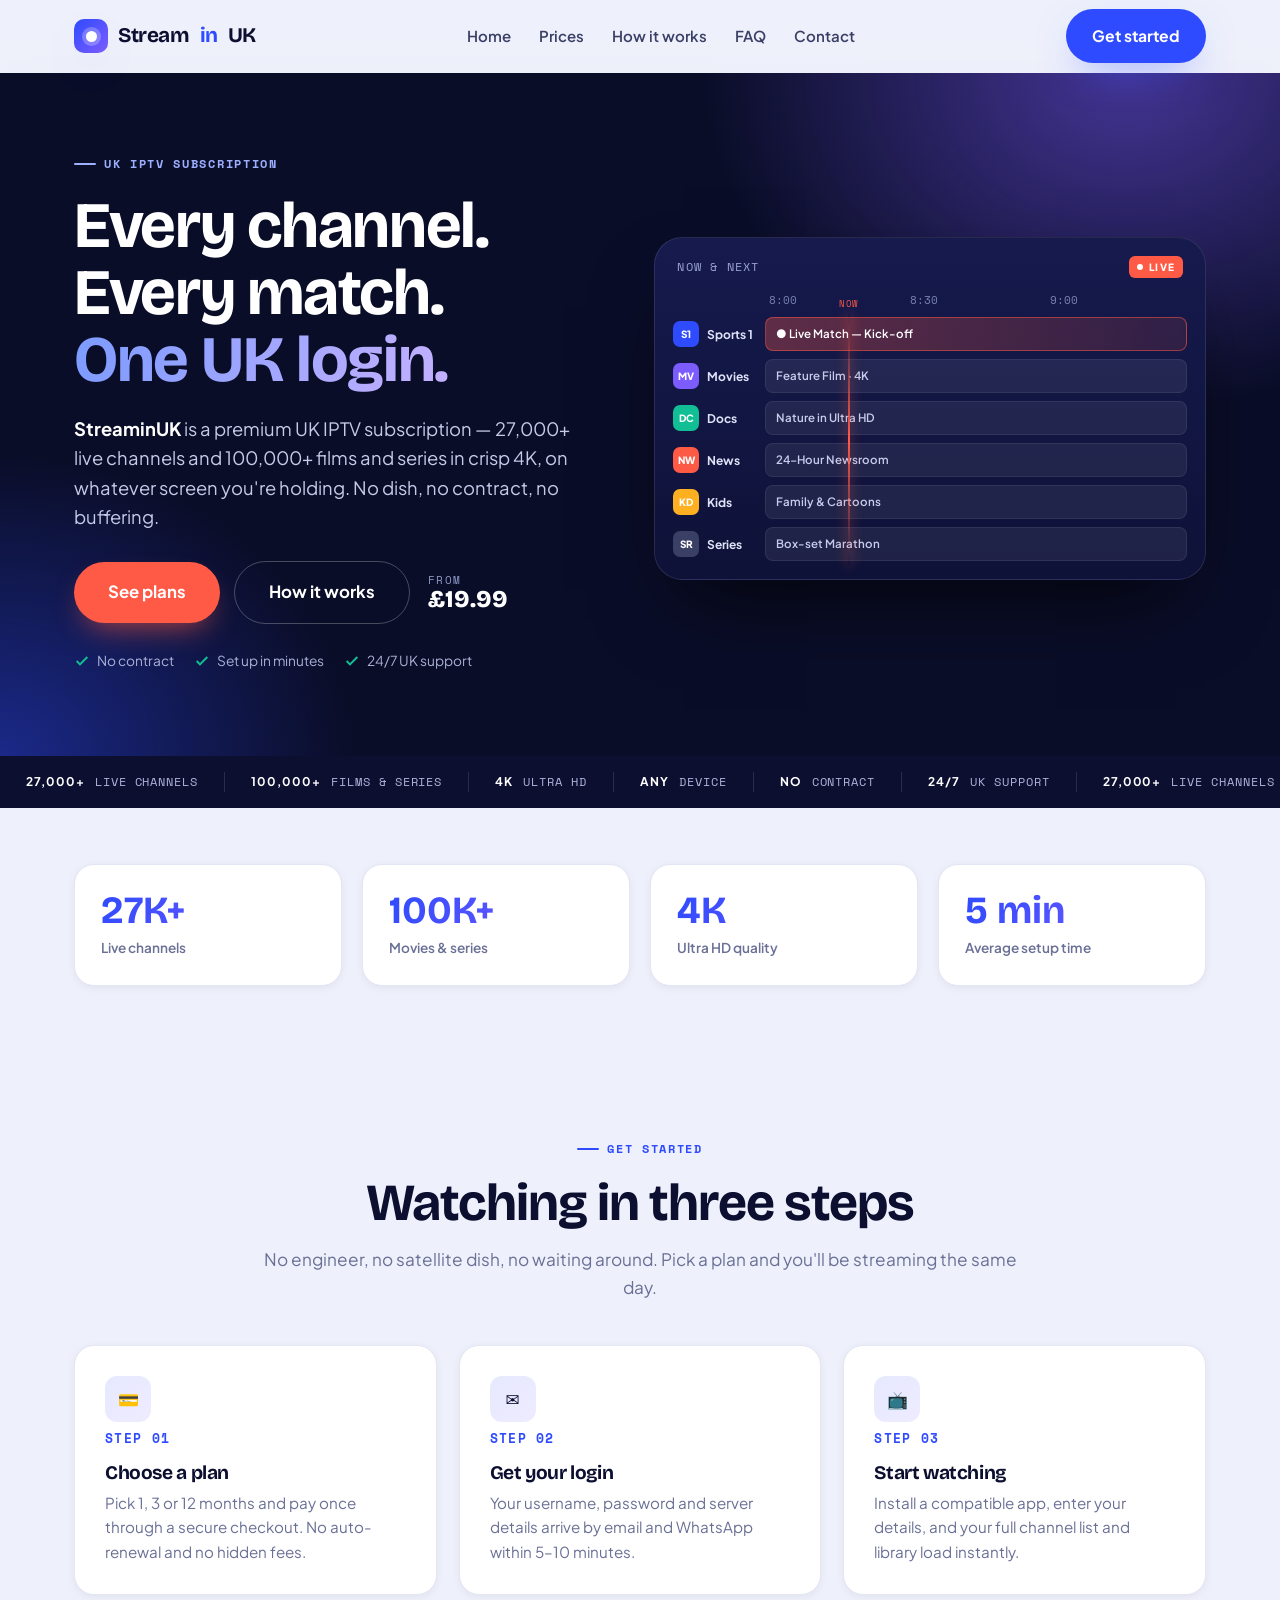
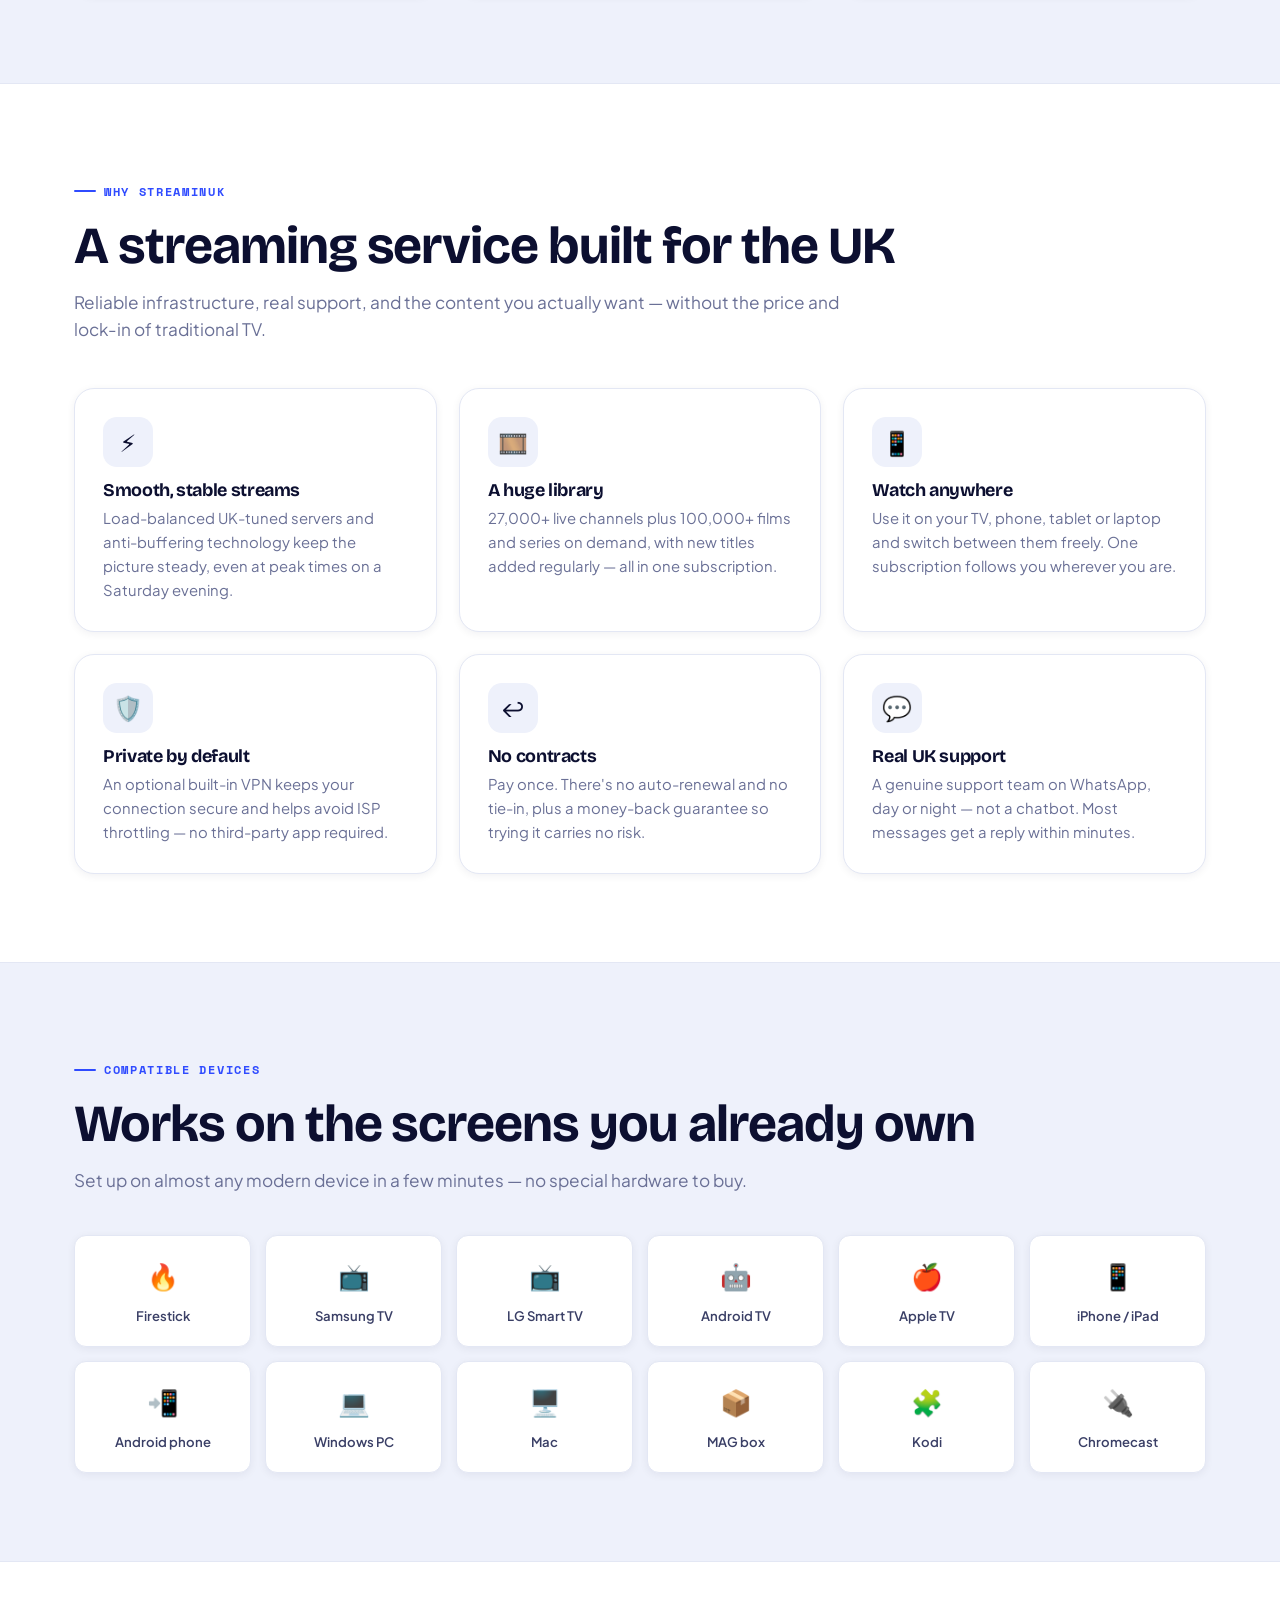
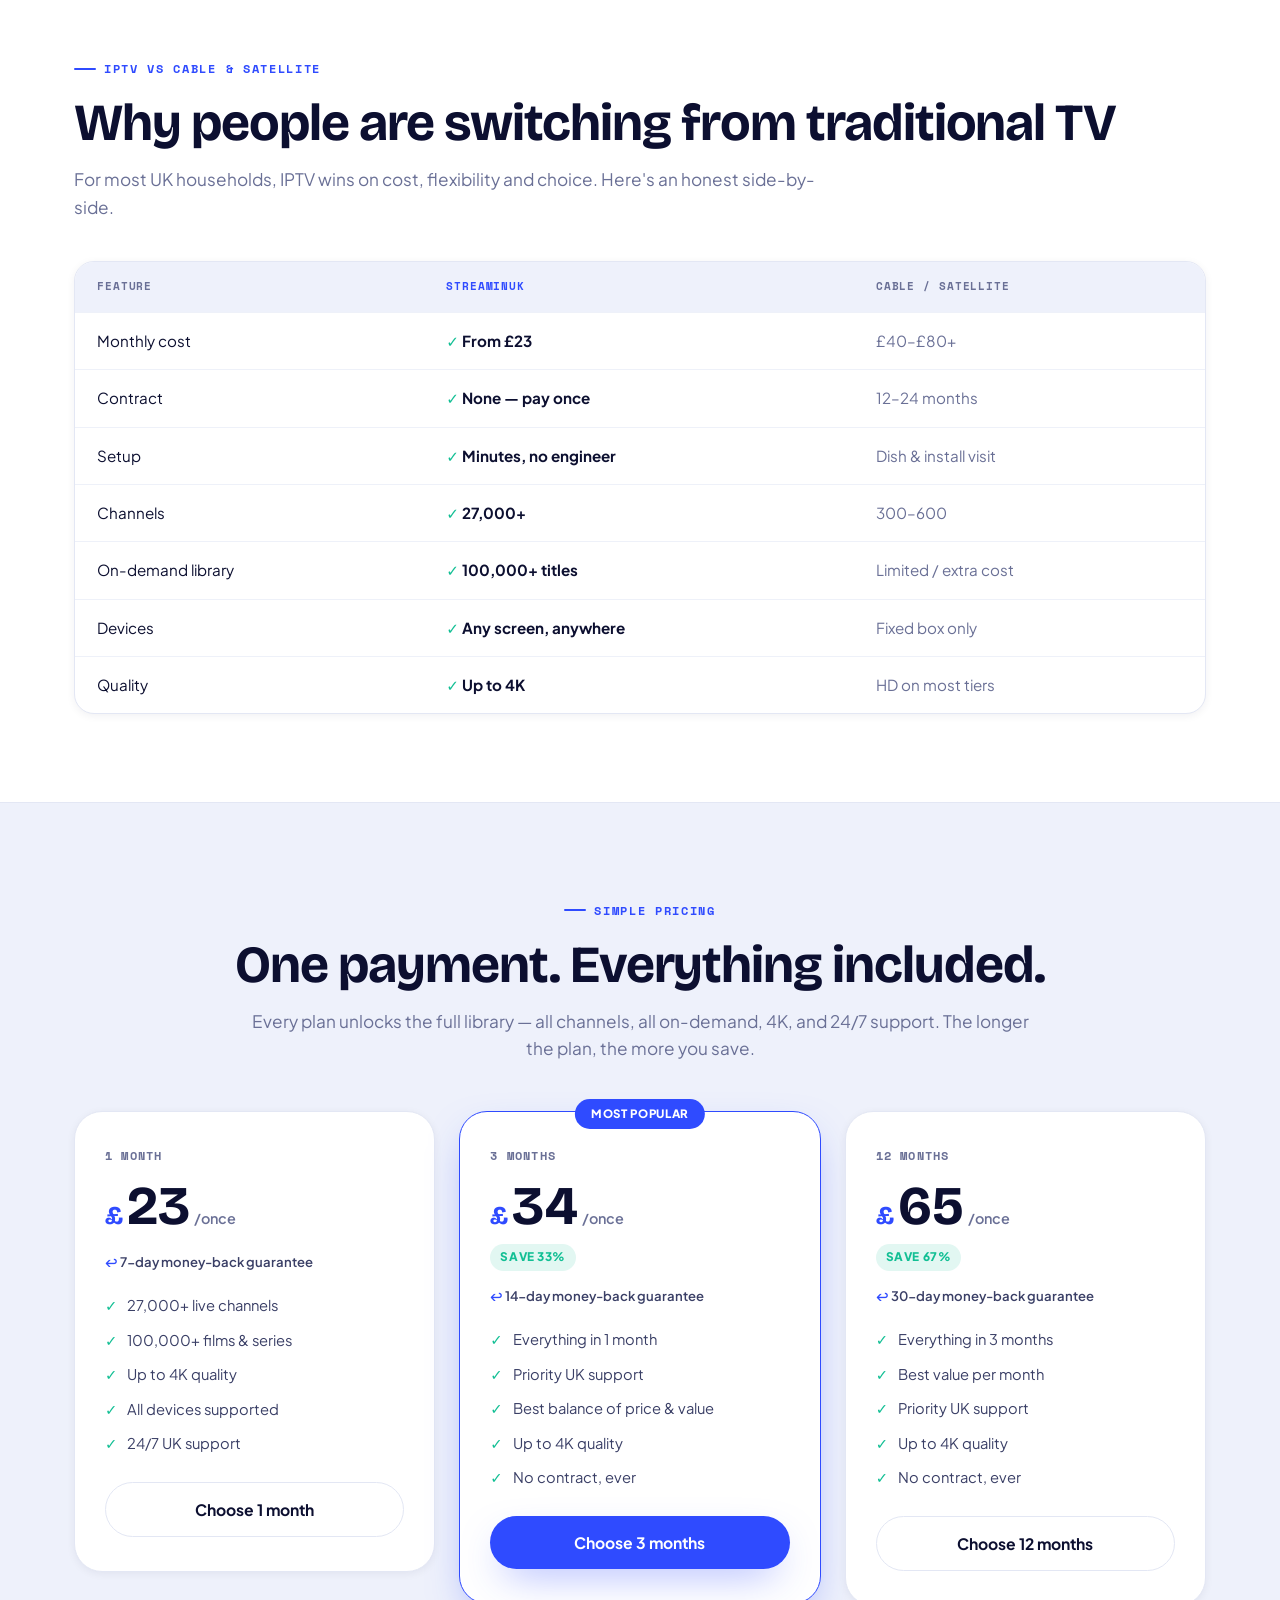
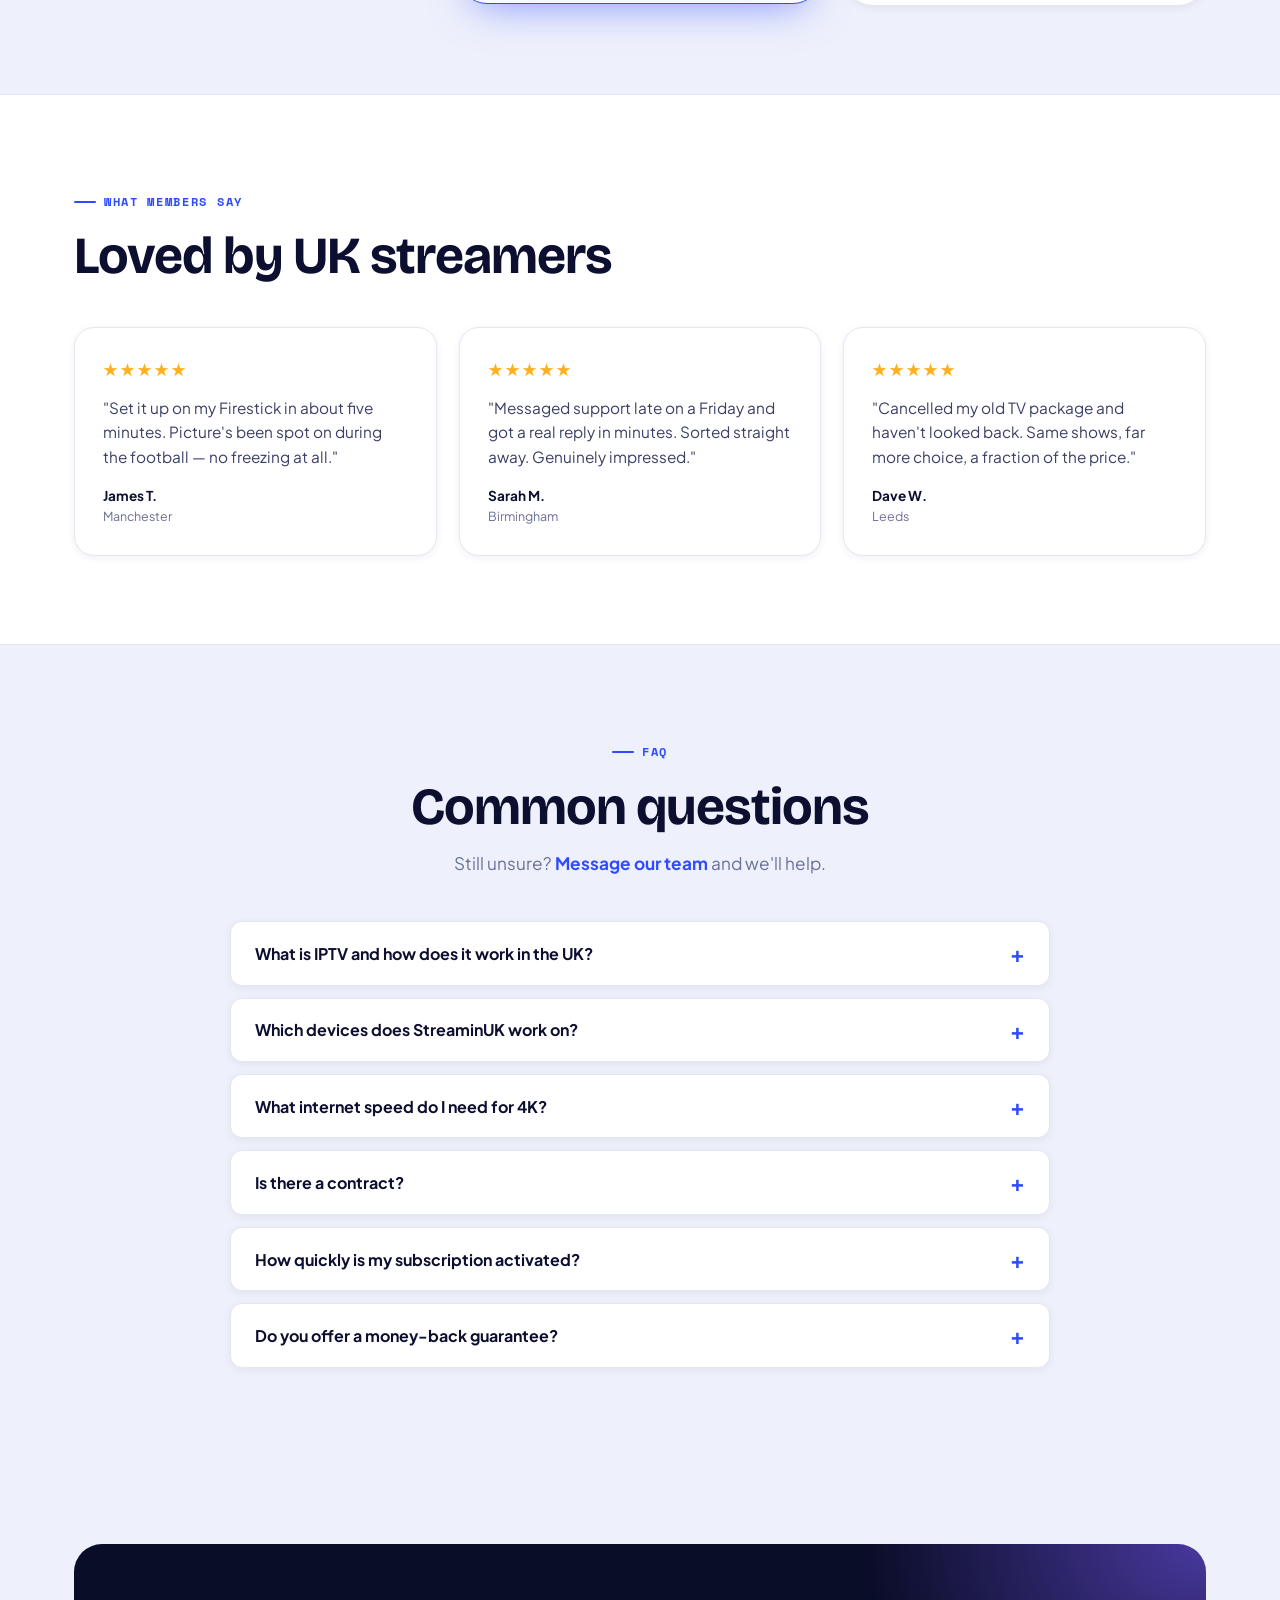
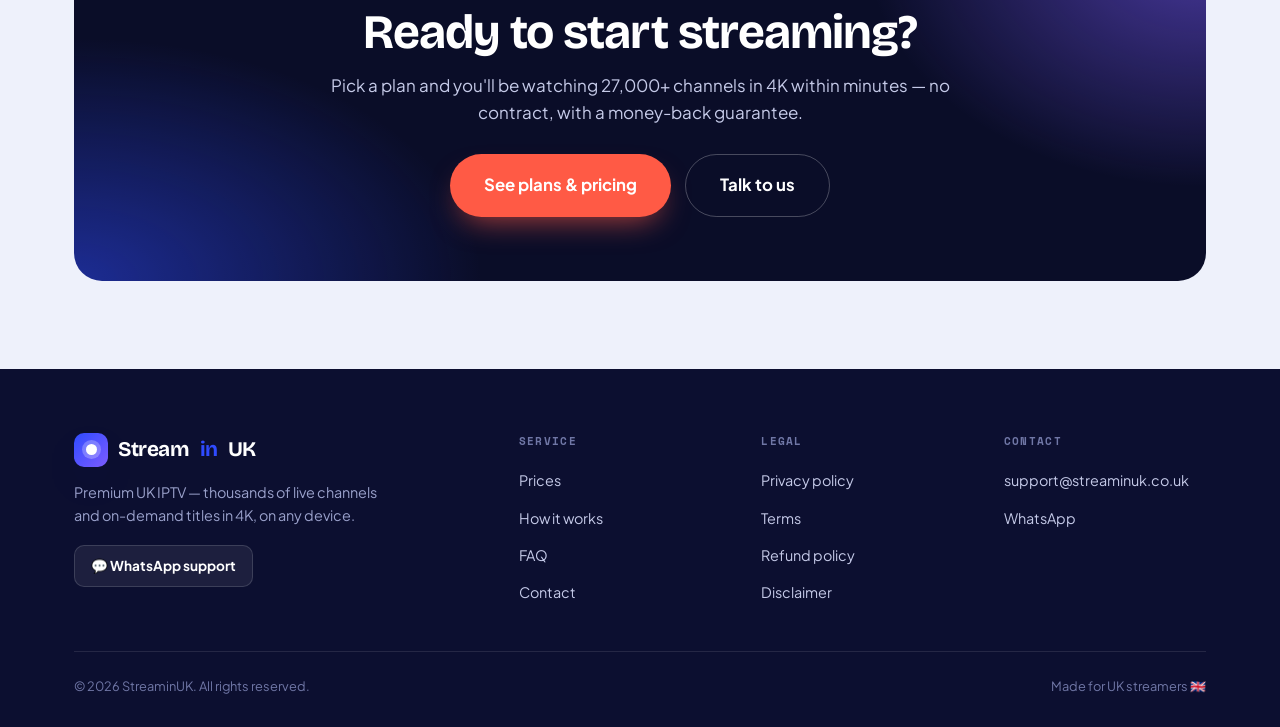
<file: index.html>
<!DOCTYPE html>
<html lang="en-GB">
<head>
<meta charset="UTF-8">
<meta name="viewport" content="width=device-width, initial-scale=1.0">
<title>Stream in UK | UK IPTV Subscription — 27,000+ Channels in 4K</title>
<meta name="description" content="Stream in UK is a premium UK IPTV subscription: 27,000+ live channels and 100,000+ movies and series in 4K, on any device. No contracts, instant setup, 24/7 UK support. Plans from £19.99.">
<meta name="robots" content="index, follow, max-image-preview:large">
<link rel="canonical" href="https://streaminuk.co.uk/">
<meta property="og:type" content="website">
<meta property="og:locale" content="en_GB">
<meta property="og:site_name" content="StreaminUK">
<meta property="og:title" content="StreaminUK — UK IPTV Subscription, 27,000+ Channels in 4K">
<meta property="og:description" content="Premium UK IPTV: thousands of live channels and on-demand titles in 4K, on any device. No contracts, instant setup. Plans from £19.99.">
<meta property="og:url" content="https://streaminuk.co.uk/">
<meta name="twitter:card" content="summary_large_image">
<meta name="twitter:title" content="StreaminUK — UK IPTV Subscription in 4K">
<meta name="twitter:description" content="27,000+ live channels and 100,000+ titles in 4K, on any device. From £19.99, no contracts.">

<script type="application/ld+json">
{"@context":"https://schema.org","@type":"WebSite","name":"StreaminUK","url":"https://streaminuk.co.uk","description":"Premium UK IPTV subscription with 27,000+ live channels and 100,000+ movies and series in 4K."}
</script>
<script type="application/ld+json">
{"@context":"https://schema.org","@type":"Organization","name":"StreaminUK","url":"https://streaminuk.co.uk","logo":"https://streaminuk.co.uk/images/logo.png","contactPoint":{"@type":"ContactPoint","contactType":"customer support","availableLanguage":"English"}}
</script>
<script type="application/ld+json">
{
  "@context":"https://schema.org","@type":"Product",
  "name":"StreaminUK IPTV Subscription",
  "description":"Premium UK IPTV subscription with 27,000+ live channels and 100,000+ movies and series in up to 4K, on any device, with 24/7 UK support.",
  "image":["https://streaminuk.co.uk/images/streaminuk-preview.jpg"],
  "brand":{"@type":"Brand","name":"StreaminUK"},

  "aggregateRating":{
    "@type":"AggregateRating",
    "ratingValue":"4.8",
    "reviewCount":"89",
    "bestRating":"5"
  },
  "review":[
    {
      "@type":"Review",
      "author":{"@type":"Person","name":"James"},
      "datePublished":"2025-02-10",
      "reviewRating":{"@type":"Rating","ratingValue":"5","bestRating":"5"},
      "reviewBody":"Best Customer Service, high quality iptv channels. Stream in UK one of the cheapest option."
    },
    {
      "@type":"Review",
      "author":{"@type":"Person","name":"Jeseica"},
      "datePublished":"2026-05-15",
      "reviewRating":{"@type":"Rating","ratingValue":"5","bestRating":"5"},
      "reviewBody":"5 star service, been using this service for 2 years now never have any issue."
    }
  ],

  "offers":[
    {"@type":"Offer","name":"1 Month","price":"23","priceCurrency":"GBP","priceValidUntil":"2026-12-31","availability":"https://schema.org/InStock","itemCondition":"https://schema.org/NewCondition","url":"https://streaminuk.co.uk/prices.html","shippingDetails":{"@type":"OfferShippingDetails","shippingRate":{"@type":"MonetaryAmount","value":"0","currency":"GBP"},"shippingDestination":{"@type":"DefinedRegion","addressCountry":"GB"}},"hasMerchantReturnPolicy":{"@type":"MerchantReturnPolicy","applicableCountry":"GB","returnPolicyCategory":"https://schema.org/MerchantReturnFiniteReturnWindow","merchantReturnDays":7,"returnMethod":"https://schema.org/ReturnByMail","returnFees":"https://schema.org/FreeReturn"}},
    {"@type":"Offer","name":"3 Months","price":"34","priceCurrency":"GBP","priceValidUntil":"2026-12-31","availability":"https://schema.org/InStock","itemCondition":"https://schema.org/NewCondition","url":"https://streaminuk.co.uk/prices.html","shippingDetails":{"@type":"OfferShippingDetails","shippingRate":{"@type":"MonetaryAmount","value":"0","currency":"GBP"},"shippingDestination":{"@type":"DefinedRegion","addressCountry":"GB"}},"hasMerchantReturnPolicy":{"@type":"MerchantReturnPolicy","applicableCountry":"GB","returnPolicyCategory":"https://schema.org/MerchantReturnFiniteReturnWindow","merchantReturnDays":14,"returnMethod":"https://schema.org/ReturnByMail","returnFees":"https://schema.org/FreeReturn"}},
    {"@type":"Offer","name":"12 Months","price":"65","priceCurrency":"GBP","priceValidUntil":"2026-12-31","availability":"https://schema.org/InStock","itemCondition":"https://schema.org/NewCondition","url":"https://streaminuk.co.uk/prices.html","shippingDetails":{"@type":"OfferShippingDetails","shippingRate":{"@type":"MonetaryAmount","value":"0","currency":"GBP"},"shippingDestination":{"@type":"DefinedRegion","addressCountry":"GB"}},"hasMerchantReturnPolicy":{"@type":"MerchantReturnPolicy","applicableCountry":"GB","returnPolicyCategory":"https://schema.org/MerchantReturnFiniteReturnWindow","merchantReturnDays":30,"returnMethod":"https://schema.org/ReturnByMail","returnFees":"https://schema.org/FreeReturn"}}
  ]
}
</script>
<script type="application/ld+json">
{"@context":"https://schema.org","@type":"FAQPage","mainEntity":[
{"@type":"Question","name":"What is IPTV and how does it work in the UK?","acceptedAnswer":{"@type":"Answer","text":"IPTV (Internet Protocol Television) streams live channels and on-demand content over your broadband connection instead of a satellite dish or aerial. You subscribe, receive your login details, install a compatible app on your device, and start watching within minutes."}},
{"@type":"Question","name":"Which devices does StreaminUK work on?","acceptedAnswer":{"@type":"Answer","text":"StreaminUK works on Amazon Firestick, Android TV boxes, Samsung and LG Smart TVs, iPhone, iPad, Apple TV, MAG boxes, Android phones and tablets, Windows PCs, Mac and Kodi."}},
{"@type":"Question","name":"What internet speed do I need for 4K streaming?","acceptedAnswer":{"@type":"Answer","text":"Around 10 Mbps is enough for HD, 20 Mbps for Full HD, and a stable 30 Mbps or more is ideal for 4K. A wired connection gives the most stable picture during live events."}},
{"@type":"Question","name":"Is there a contract?","acceptedAnswer":{"@type":"Answer","text":"No. Every plan is a single one-time payment with no auto-renewal and no hidden fees. When your plan ends you choose whether to renew."}},
{"@type":"Question","name":"How quickly is my subscription activated?","acceptedAnswer":{"@type":"Answer","text":"Your login details are sent by email and WhatsApp within 5 to 10 minutes of payment, so you can start watching the same day."}},
{"@type":"Question","name":"Do you offer a money-back guarantee?","acceptedAnswer":{"@type":"Answer","text":"Yes. Plans include a money-back guarantee of 7 days on the monthly plan, 14 days on the 3-month plan, and 30 days on the annual plan."}}
]}
</script>

<link rel="preconnect" href="https://fonts.googleapis.com">
<link rel="preconnect" href="https://fonts.gstatic.com" crossorigin>
<link href="https://fonts.googleapis.com/css2?family=Bricolage+Grotesque:opsz,wght@12..96,600;12..96,700;12..96,800&family=Plus+Jakarta+Sans:wght@400;500;600;700;800&family=Space+Mono:wght@400;700&display=swap" rel="stylesheet">
<link rel="stylesheet" href="style.css">
</head>
<body>

<!-- NAV -->
<header class="nav">
  <div class="nav-inner">
    <a href="index.html" class="brand"><span class="brand-bug"></span>Stream<em>in</em>UK</a>
    <nav class="nav-links" aria-label="Primary">
      <a href="index.html">Home</a>
      <a href="prices.html">Prices</a>
      <a href="index.html#how">How it works</a>
      <a href="index.html#faq">FAQ</a>
      <a href="contact.html">Contact</a>
    </nav>
    <div class="nav-cta">
      <a href="prices.html" class="btn btn-blue">Get started</a>
    </div>
    <button class="nav-toggle" aria-label="Open menu"><span></span></button>
  </div>
</header>

<!-- HERO -->
<section class="hero">
  <div class="wrap hero-grid">
    <div>
      <div class="eyebrow on-dark">UK IPTV subscription</div>
      <h1>Every channel.<br>Every match.<br><span class="hl">One UK login.</span></h1>
      <p class="hero-sub"><b>StreaminUK</b> is a premium UK IPTV subscription — 27,000+ live channels and 100,000+ films and series in crisp 4K, on whatever screen you're holding. No dish, no contract, no buffering.</p>
      <div class="hero-actions">
        <a href="prices.html" class="btn btn-primary btn-lg">See plans</a>
        <a href="index.html#how" class="btn btn-ghost on-dark btn-lg">How it works</a>
        <div class="hero-from"><span class="k">From</span><span class="v">£19.99</span></div>
      </div>
      <div class="hero-chips">
        <span><svg viewBox="0 0 24 24" fill="none" stroke="currentColor" stroke-width="3"><path d="M20 6 9 17l-5-5"/></svg> No contract</span>
        <span><svg viewBox="0 0 24 24" fill="none" stroke="currentColor" stroke-width="3"><path d="M20 6 9 17l-5-5"/></svg> Set up in minutes</span>
        <span><svg viewBox="0 0 24 24" fill="none" stroke="currentColor" stroke-width="3"><path d="M20 6 9 17l-5-5"/></svg> 24/7 UK support</span>
      </div>
    </div>

    <!-- SIGNATURE: live programme guide -->
    <div class="epg" role="img" aria-label="Example live TV guide showing channels and what's on now">
      <div class="epg-top">
        <span class="epg-title">Now &amp; Next</span>
        <span class="live-bug"><span class="dot"></span>LIVE</span>
      </div>
      <div class="epg-times"><span>ch</span><span>8:00</span><span>8:30</span><span>9:00</span></div>
      <div class="epg-rows">
        <div class="epg-nowline"></div>
        <div class="epg-row">
          <div class="epg-chan"><span class="epg-logo" style="background:#2f4bff">S1</span>Sports 1</div>
          <div class="epg-progs"><div class="prog live">● Live Match — Kick-off</div></div>
        </div>
        <div class="epg-row">
          <div class="epg-chan"><span class="epg-logo" style="background:#7c5cff">MV</span>Movies</div>
          <div class="epg-progs"><div class="prog">Feature Film · 4K</div></div>
        </div>
        <div class="epg-row">
          <div class="epg-chan"><span class="epg-logo" style="background:#12bf94">DC</span>Docs</div>
          <div class="epg-progs"><div class="prog">Nature in Ultra HD</div></div>
        </div>
        <div class="epg-row">
          <div class="epg-chan"><span class="epg-logo" style="background:#ff5a45">NW</span>News</div>
          <div class="epg-progs"><div class="prog">24-Hour Newsroom</div></div>
        </div>
        <div class="epg-row">
          <div class="epg-chan"><span class="epg-logo" style="background:#ffb020">KD</span>Kids</div>
          <div class="epg-progs"><div class="prog">Family &amp; Cartoons</div></div>
        </div>
        <div class="epg-row">
          <div class="epg-chan"><span class="epg-logo" style="background:#3a3f66">SR</span>Series</div>
          <div class="epg-progs"><div class="prog">Box-set Marathon</div></div>
        </div>
      </div>
    </div>
  </div>
</section>

<!-- MARQUEE -->
<div class="strip" aria-hidden="true">
  <div class="strip-track">
    <span class="strip-item"><b>27,000+</b> live channels</span>
    <span class="strip-item"><b>100,000+</b> films &amp; series</span>
    <span class="strip-item"><b>4K</b> Ultra HD</span>
    <span class="strip-item"><b>Any</b> device</span>
    <span class="strip-item"><b>No</b> contract</span>
    <span class="strip-item"><b>24/7</b> UK support</span>
    <span class="strip-item"><b>27,000+</b> live channels</span>
    <span class="strip-item"><b>100,000+</b> films &amp; series</span>
    <span class="strip-item"><b>4K</b> Ultra HD</span>
    <span class="strip-item"><b>Any</b> device</span>
    <span class="strip-item"><b>No</b> contract</span>
    <span class="strip-item"><b>24/7</b> UK support</span>
  </div>
</div>

<!-- STATS -->
<section class="section-tight">
  <div class="wrap stats">
    <div class="stat"><div class="n">27K+</div><div class="l">Live channels</div></div>
    <div class="stat"><div class="n">100K+</div><div class="l">Movies &amp; series</div></div>
    <div class="stat"><div class="n">4K</div><div class="l">Ultra HD quality</div></div>
    <div class="stat"><div class="n">5 min</div><div class="l">Average setup time</div></div>
  </div>
</section>

<!-- HOW IT WORKS -->
<section class="section" id="how">
  <div class="wrap">
    <div class="center">
      <div class="eyebrow" style="justify-content:center">Get started</div>
      <h2 class="title">Watching in three steps</h2>
      <p class="lead">No engineer, no satellite dish, no waiting around. Pick a plan and you'll be streaming the same day.</p>
    </div>
    <div class="steps">
      <div class="step">
        <div class="step-ico">💳</div>
        <div class="step-n">STEP 01</div>
        <h3>Choose a plan</h3>
        <p>Pick 1, 3 or 12 months and pay once through a secure checkout. No auto-renewal and no hidden fees.</p>
      </div>
      <div class="step">
        <div class="step-ico">✉️</div>
        <div class="step-n">STEP 02</div>
        <h3>Get your login</h3>
        <p>Your username, password and server details arrive by email and WhatsApp within 5–10 minutes.</p>
      </div>
      <div class="step">
        <div class="step-ico">📺</div>
        <div class="step-n">STEP 03</div>
        <h3>Start watching</h3>
        <p>Install a compatible app, enter your details, and your full channel list and library load instantly.</p>
      </div>
    </div>
  </div>
</section>

<!-- FEATURES -->
<section class="section" style="background:var(--paper);border-top:1px solid var(--line);border-bottom:1px solid var(--line)">
  <div class="wrap">
    <div class="eyebrow">Why StreaminUK</div>
    <h2 class="title">A streaming service built for the UK</h2>
    <p class="lead">Reliable infrastructure, real support, and the content you actually want — without the price and lock-in of traditional TV.</p>
    <div class="feat-grid">
      <div class="feat"><div class="ico">⚡</div><h3>Smooth, stable streams</h3><p>Load-balanced UK-tuned servers and anti-buffering technology keep the picture steady, even at peak times on a Saturday evening.</p></div>
      <div class="feat"><div class="ico">🎞️</div><h3>A huge library</h3><p>27,000+ live channels plus 100,000+ films and series on demand, with new titles added regularly — all in one subscription.</p></div>
      <div class="feat"><div class="ico">📱</div><h3>Watch anywhere</h3><p>Use it on your TV, phone, tablet or laptop and switch between them freely. One subscription follows you wherever you are.</p></div>
      <div class="feat"><div class="ico">🛡️</div><h3>Private by default</h3><p>An optional built-in VPN keeps your connection secure and helps avoid ISP throttling — no third-party app required.</p></div>
      <div class="feat"><div class="ico">↩️</div><h3>No contracts</h3><p>Pay once. There's no auto-renewal and no tie-in, plus a money-back guarantee so trying it carries no risk.</p></div>
      <div class="feat"><div class="ico">💬</div><h3>Real UK support</h3><p>A genuine support team on WhatsApp, day or night — not a chatbot. Most messages get a reply within minutes.</p></div>
    </div>
  </div>
</section>

<!-- DEVICES -->
<section class="section">
  <div class="wrap">
    <div class="eyebrow">Compatible devices</div>
    <h2 class="title">Works on the screens you already own</h2>
    <p class="lead">Set up on almost any modern device in a few minutes — no special hardware to buy.</p>
    <div class="dev-grid">
      <div class="dev"><span class="di">🔥</span>Firestick</div>
      <div class="dev"><span class="di">📺</span>Samsung TV</div>
      <div class="dev"><span class="di">📺</span>LG Smart TV</div>
      <div class="dev"><span class="di">🤖</span>Android TV</div>
      <div class="dev"><span class="di">🍎</span>Apple TV</div>
      <div class="dev"><span class="di">📱</span>iPhone / iPad</div>
      <div class="dev"><span class="di">📲</span>Android phone</div>
      <div class="dev"><span class="di">💻</span>Windows PC</div>
      <div class="dev"><span class="di">🖥️</span>Mac</div>
      <div class="dev"><span class="di">📦</span>MAG box</div>
      <div class="dev"><span class="di">🧩</span>Kodi</div>
      <div class="dev"><span class="di">🔌</span>Chromecast</div>
    </div>
  </div>
</section>

<!-- COMPARE -->
<section class="section" style="background:var(--paper);border-top:1px solid var(--line);border-bottom:1px solid var(--line)">
  <div class="wrap">
    <div class="eyebrow">IPTV vs cable &amp; satellite</div>
    <h2 class="title">Why people are switching from traditional TV</h2>
    <p class="lead">For most UK households, IPTV wins on cost, flexibility and choice. Here's an honest side-by-side.</p>
    <div class="compare">
      <table>
        <thead>
          <tr><th>Feature</th><th class="us">StreaminUK</th><th>Cable / satellite</th></tr>
        </thead>
        <tbody>
          <tr><td>Monthly cost</td><td class="us">From £23</td><td class="them">£40–£80+</td></tr>
          <tr><td>Contract</td><td class="us">None — pay once</td><td class="them">12–24 months</td></tr>
          <tr><td>Setup</td><td class="us">Minutes, no engineer</td><td class="them">Dish &amp; install visit</td></tr>
          <tr><td>Channels</td><td class="us">27,000+</td><td class="them">300–600</td></tr>
          <tr><td>On-demand library</td><td class="us">100,000+ titles</td><td class="them">Limited / extra cost</td></tr>
          <tr><td>Devices</td><td class="us">Any screen, anywhere</td><td class="them">Fixed box only</td></tr>
          <tr><td>Quality</td><td class="us">Up to 4K</td><td class="them">HD on most tiers</td></tr>
        </tbody>
      </table>
    </div>
  </div>
</section>

<!-- PRICING TEASER -->
<section class="section" id="prices">
  <div class="wrap">
    <div class="center">
      <div class="eyebrow" style="justify-content:center">Simple pricing</div>
      <h2 class="title">One payment. Everything included.</h2>
      <p class="lead">Every plan unlocks the full library — all channels, all on-demand, 4K, and 24/7 support. The longer the plan, the more you save.</p>
    </div>
    <div class="plans">
      <div class="plan">
        <div class="plan-name">1 Month</div>
        <div class="plan-price"><span class="cur">£</span><span class="amt">23</span><span class="per">/once</span></div>
        <div class="plan-mbg">7-day money-back guarantee</div>
        <ul>
          <li>27,000+ live channels</li>
          <li>100,000+ films &amp; series</li>
          <li>Up to 4K quality</li>
          <li>All devices supported</li>
          <li>24/7 UK support</li>
        </ul>
        <a href="prices.html" class="btn btn-ghost">Choose 1 month</a>
      </div>
      <div class="plan featured">
        <div class="plan-flag">Most popular</div>
        <div class="plan-name">3 Months</div>
        <div class="plan-price"><span class="cur">£</span><span class="amt">34</span><span class="per">/once</span></div>
        <span class="plan-save">Save 33%</span>
        <div class="plan-mbg">14-day money-back guarantee</div>
        <ul>
          <li>Everything in 1 month</li>
          <li>Priority UK support</li>
          <li>Best balance of price &amp; value</li>
          <li>Up to 4K quality</li>
          <li>No contract, ever</li>
        </ul>
        <a href="prices.html" class="btn btn-blue">Choose 3 months</a>
      </div>
      <div class="plan">
        <div class="plan-name">12 Months</div>
        <div class="plan-price"><span class="cur">£</span><span class="amt">65</span><span class="per">/once</span></div>
        <span class="plan-save">Save 67%</span>
        <div class="plan-mbg">30-day money-back guarantee</div>
        <ul>
          <li>Everything in 3 months</li>
          <li>Best value per month</li>
          <li>Priority UK support</li>
          <li>Up to 4K quality</li>
          <li>No contract, ever</li>
        </ul>
        <a href="prices.html" class="btn btn-ghost">Choose 12 months</a>
      </div>
    </div>
  </div>
</section>

<!-- REVIEWS -->
<section class="section" style="background:var(--paper);border-top:1px solid var(--line);border-bottom:1px solid var(--line)">
  <div class="wrap">
    <div class="eyebrow">What members say</div>
    <h2 class="title">Loved by UK streamers</h2>
    <div class="reviews">
      <div class="review"><div class="stars">★★★★★</div><p>"Set it up on my Firestick in about five minutes. Picture's been spot on during the football — no freezing at all."</p><div class="who">James T.</div><div class="where">Manchester</div></div>
      <div class="review"><div class="stars">★★★★★</div><p>"Messaged support late on a Friday and got a real reply in minutes. Sorted straight away. Genuinely impressed."</p><div class="who">Sarah M.</div><div class="where">Birmingham</div></div>
      <div class="review"><div class="stars">★★★★★</div><p>"Cancelled my old TV package and haven't looked back. Same shows, far more choice, a fraction of the price."</p><div class="who">Dave W.</div><div class="where">Leeds</div></div>
    </div>
  </div>
</section>

<!-- FAQ -->
<section class="section" id="faq">
  <div class="wrap">
    <div class="center">
      <div class="eyebrow" style="justify-content:center">FAQ</div>
      <h2 class="title">Common questions</h2>
      <p class="lead">Still unsure? <a href="contact.html" style="color:var(--blue);font-weight:700">Message our team</a> and we'll help.</p>
    </div>
    <div class="faq">
      <div class="qa"><button class="qa-q">What is IPTV and how does it work in the UK? <span class="pm">+</span></button><div class="qa-a"><p>IPTV (Internet Protocol Television) streams live channels and on-demand content over your broadband connection instead of a satellite dish or aerial. You subscribe, receive your login details, install a compatible app on your device, and start watching within minutes.</p></div></div>
      <div class="qa"><button class="qa-q">Which devices does StreaminUK work on? <span class="pm">+</span></button><div class="qa-a"><p>It works on Amazon Firestick, Android TV boxes, Samsung and LG Smart TVs, iPhone, iPad, Apple TV, MAG boxes, Android phones and tablets, Windows PCs, Mac and Kodi.</p></div></div>
      <div class="qa"><button class="qa-q">What internet speed do I need for 4K? <span class="pm">+</span></button><div class="qa-a"><p>Around 10 Mbps is enough for HD, 20 Mbps for Full HD, and a stable 30 Mbps or more is ideal for 4K. A wired connection gives the most stable picture during live events.</p></div></div>
      <div class="qa"><button class="qa-q">Is there a contract? <span class="pm">+</span></button><div class="qa-a"><p>No. Every plan is a single one-time payment with no auto-renewal and no hidden fees. When your plan ends you choose whether to renew.</p></div></div>
      <div class="qa"><button class="qa-q">How quickly is my subscription activated? <span class="pm">+</span></button><div class="qa-a"><p>Your login details are sent by email and WhatsApp within 5 to 10 minutes of payment, so you can start watching the same day.</p></div></div>
      <div class="qa"><button class="qa-q">Do you offer a money-back guarantee? <span class="pm">+</span></button><div class="qa-a"><p>Yes — 7 days on the monthly plan, 14 days on the 3-month plan and 30 days on the annual plan. See our <a href="refund-policy.html" style="color:var(--blue);font-weight:700">refund policy</a> for details.</p></div></div>
    </div>
  </div>
</section>

<!-- CTA -->
<section class="section">
  <div class="wrap">
    <div class="cta-band">
      <h2>Ready to start streaming?</h2>
      <p>Pick a plan and you'll be watching 27,000+ channels in 4K within minutes — no contract, with a money-back guarantee.</p>
      <div class="btn-row">
        <a href="prices.html" class="btn btn-primary btn-lg">See plans &amp; pricing</a>
        <a href="contact.html" class="btn btn-ghost on-dark btn-lg">Talk to us</a>
      </div>
    </div>
  </div>
</section>

<!-- FOOTER -->
<footer class="footer">
  <div class="wrap">
    <div class="footer-grid">
      <div>
        <a href="index.html" class="brand"><span class="brand-bug"></span>Stream<em>in</em>UK</a>
        <p class="footer-about">Premium UK IPTV — thousands of live channels and on-demand titles in 4K, on any device.</p>
        <a href="https://wa.me/447446166443" class="footer-wa">💬 WhatsApp support</a>
      </div>
      <div class="footer-col"><h5>Service</h5><ul>
        <li><a href="prices.html">Prices</a></li>
        <li><a href="index.html#how">How it works</a></li>
        <li><a href="index.html#faq">FAQ</a></li>
        <li><a href="contact.html">Contact</a></li>
      </ul></div>
      <div class="footer-col"><h5>Legal</h5><ul>
        <li><a href="privacy-policy.html">Privacy policy</a></li>
        <li><a href="terms.html">Terms</a></li>
        <li><a href="refund-policy.html">Refund policy</a></li>
        <li><a href="disclaimer.html">Disclaimer</a></li>
      </ul></div>
      <div class="footer-col"><h5>Contact</h5><ul>
        <li><a href="mailto:support@streaminuk.co.uk">support@streaminuk.co.uk</a></li>
        <li><a href="https://wa.me/447446166443">WhatsApp</a></li>
      </ul></div>
    </div>
    <div class="footer-bottom">
      <span>© <span data-year>2026</span> StreaminUK. All rights reserved.</span>
      <span>Made for UK streamers 🇬🇧</span>
    </div>
  </div>
</footer>

<script src="script.js"></script>
</body>
</html>
</file>
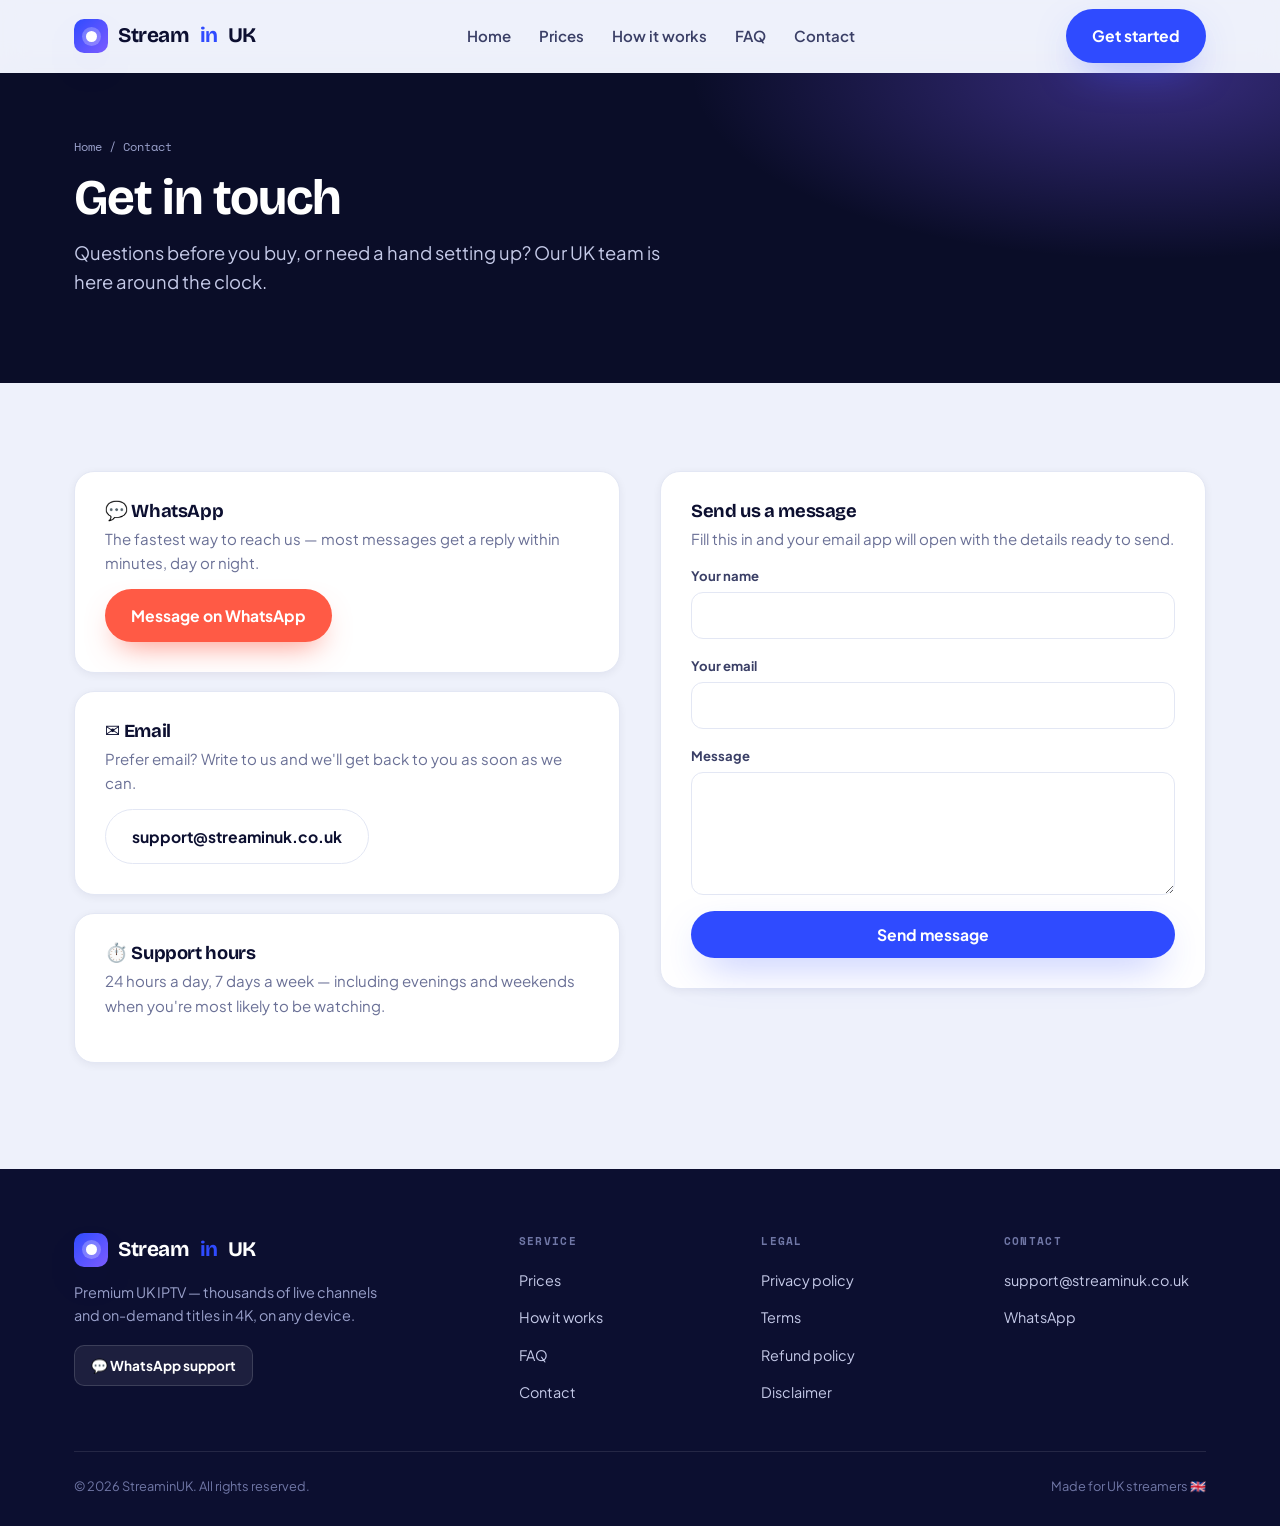
<file: contact.html>
<!DOCTYPE html>
<html lang="en-GB">
<head>
<meta charset="UTF-8">
<meta name="viewport" content="width=device-width, initial-scale=1.0">
<title>Contact Us | StreaminUK</title>
<meta name="description" content="Get in touch with StreaminUK. Message our UK support team on WhatsApp or by email — we usually reply within minutes, 24/7.">
<meta name="robots" content="index, follow">
<link rel="canonical" href="https://streaminuk.co.uk/contact.html">
<meta property="og:type" content="website">
<meta property="og:site_name" content="StreaminUK">
<meta property="og:title" content="Contact StreaminUK">
<meta property="og:description" content="Message our UK support team on WhatsApp or email — usually a reply within minutes.">
<meta property="og:url" content="https://streaminuk.co.uk/contact.html">

<script type="application/ld+json">
{"@context":"https://schema.org","@type":"BreadcrumbList","itemListElement":[
{"@type":"ListItem","position":1,"name":"Home","item":"https://streaminuk.co.uk/"},
{"@type":"ListItem","position":2,"name":"Contact","item":"https://streaminuk.co.uk/contact.html"}]}
</script>

<link rel="preconnect" href="https://fonts.googleapis.com">
<link rel="preconnect" href="https://fonts.gstatic.com" crossorigin>
<link href="https://fonts.googleapis.com/css2?family=Bricolage+Grotesque:opsz,wght@12..96,600;12..96,700;12..96,800&family=Plus+Jakarta+Sans:wght@400;500;600;700;800&family=Space+Mono:wght@400;700&display=swap" rel="stylesheet">
<link rel="stylesheet" href="style.css">
</head>
<body>

<header class="nav">
  <div class="nav-inner">
    <a href="index.html" class="brand"><span class="brand-bug"></span>Stream<em>in</em>UK</a>
    <nav class="nav-links" aria-label="Primary">
      <a href="index.html">Home</a>
      <a href="prices.html">Prices</a>
      <a href="index.html#how">How it works</a>
      <a href="index.html#faq">FAQ</a>
      <a href="contact.html">Contact</a>
    </nav>
    <div class="nav-cta"><a href="prices.html" class="btn btn-blue">Get started</a></div>
    <button class="nav-toggle" aria-label="Open menu"><span></span></button>
  </div>
</header>

<section class="page-head">
  <div class="wrap">
    <div class="crumbs"><a href="index.html">Home</a> / Contact</div>
    <h1>Get in touch</h1>
    <p class="hero-sub" style="margin-top:14px">Questions before you buy, or need a hand setting up? Our UK team is here around the clock.</p>
  </div>
</section>

<section class="section">
  <div class="wrap contact-grid">
    <div>
      <div class="contact-card">
        <h3>💬 WhatsApp</h3>
        <p>The fastest way to reach us — most messages get a reply within minutes, day or night.</p>
        <a href="https://wa.me/447446166443" class="btn btn-primary">Message on WhatsApp</a>
      </div>
      <div class="contact-card">
        <h3>✉️ Email</h3>
        <p>Prefer email? Write to us and we'll get back to you as soon as we can.</p>
        <a href="mailto:support@streaminuk.co.uk" class="btn btn-ghost">support@streaminuk.co.uk</a>
      </div>
      <div class="contact-card">
        <h3>⏱️ Support hours</h3>
        <p>24 hours a day, 7 days a week — including evenings and weekends when you're most likely to be watching.</p>
      </div>
    </div>

    <div class="contact-card">
      <h3>Send us a message</h3>
      <p>Fill this in and your email app will open with the details ready to send.</p>
      <form id="contact-form" data-email="support@streaminuk.co.uk">
        <div class="field"><label for="name">Your name</label><input id="name" name="name" type="text" required></div>
        <div class="field"><label for="email">Your email</label><input id="email" name="email" type="email" required></div>
        <div class="field"><label for="message">Message</label><textarea id="message" name="message" rows="5" required></textarea></div>
        <button type="submit" class="btn btn-blue" style="width:100%;justify-content:center">Send message</button>
      </form>
    </div>
  </div>
</section>

<footer class="footer">
  <div class="wrap">
    <div class="footer-grid">
      <div>
        <a href="index.html" class="brand"><span class="brand-bug"></span>Stream<em>in</em>UK</a>
        <p class="footer-about">Premium UK IPTV — thousands of live channels and on-demand titles in 4K, on any device.</p>
        <a href="https://wa.me/447446166443" class="footer-wa">💬 WhatsApp support</a>
      </div>
      <div class="footer-col"><h5>Service</h5><ul>
        <li><a href="prices.html">Prices</a></li>
        <li><a href="index.html#how">How it works</a></li>
        <li><a href="index.html#faq">FAQ</a></li>
        <li><a href="contact.html">Contact</a></li>
      </ul></div>
      <div class="footer-col"><h5>Legal</h5><ul>
        <li><a href="privacy-policy.html">Privacy policy</a></li>
        <li><a href="terms.html">Terms</a></li>
        <li><a href="refund-policy.html">Refund policy</a></li>
        <li><a href="disclaimer.html">Disclaimer</a></li>
      </ul></div>
      <div class="footer-col"><h5>Contact</h5><ul>
        <li><a href="mailto:support@streaminuk.co.uk">support@streaminuk.co.uk</a></li>
        <li><a href="https://wa.me/447446166443">WhatsApp</a></li>
      </ul></div>
    </div>
    <div class="footer-bottom">
      <span>© <span data-year>2026</span> StreaminUK. All rights reserved.</span>
      <span>Made for UK streamers 🇬🇧</span>
    </div>
  </div>
</footer>

<script src="script.js"></script>
</body>
</html>
</file>
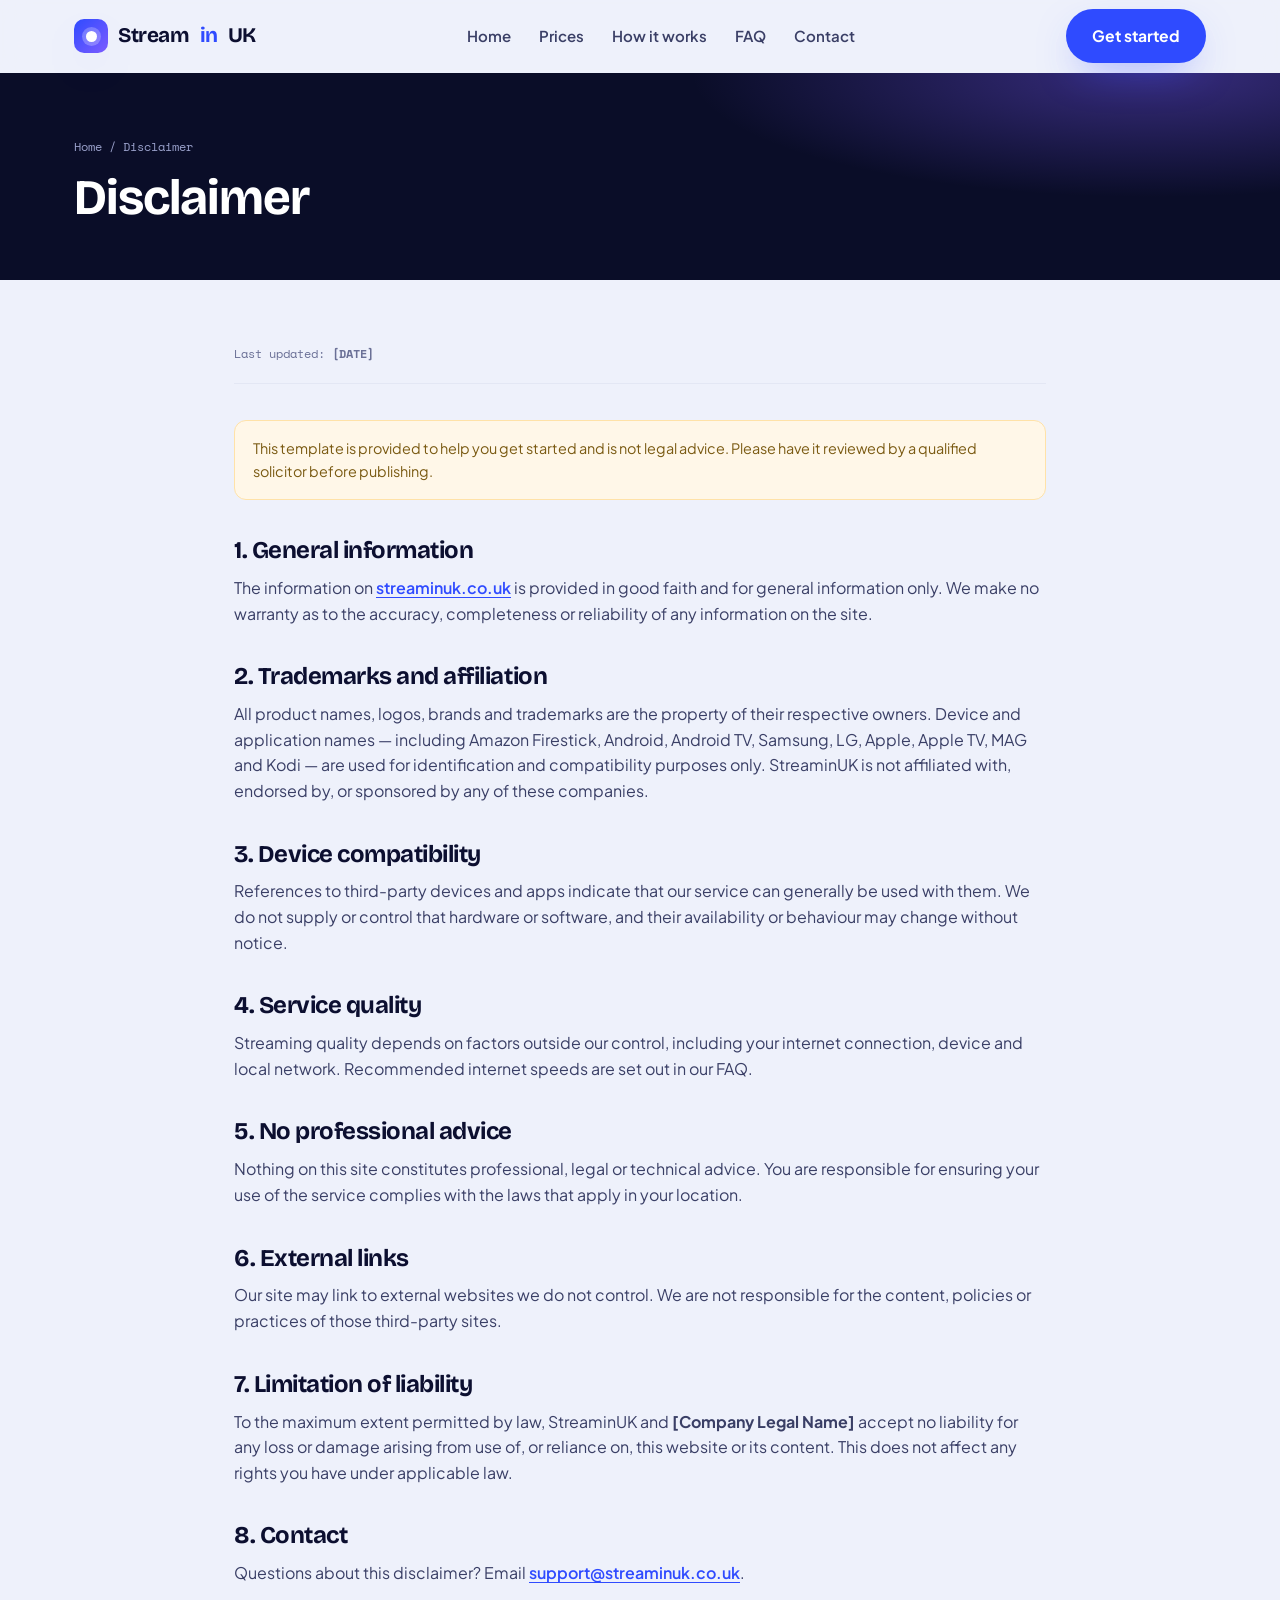
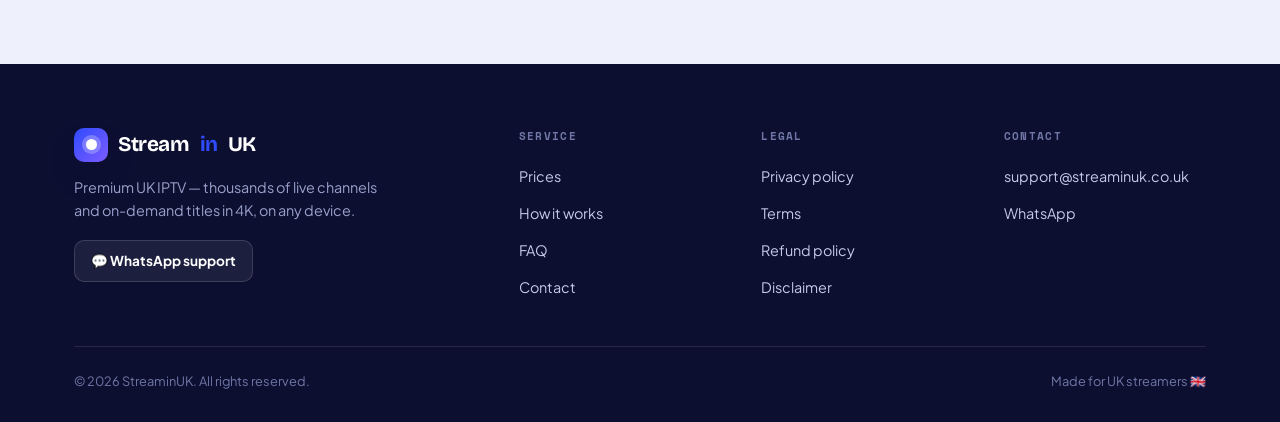
<file: disclaimer.html>
<!DOCTYPE html>
<html lang="en-GB">
<head>
<meta charset="UTF-8">
<meta name="viewport" content="width=device-width, initial-scale=1.0">
<title>Disclaimer | StreaminUK</title>
<meta name="description" content="Important disclaimers about StreaminUK, third-party trademarks, device compatibility and the use of our website and service.">
<meta name="robots" content="index, follow">
<link rel="canonical" href="https://streaminuk.co.uk/disclaimer.html">
<link rel="preconnect" href="https://fonts.googleapis.com">
<link rel="preconnect" href="https://fonts.gstatic.com" crossorigin>
<link href="https://fonts.googleapis.com/css2?family=Bricolage+Grotesque:opsz,wght@12..96,600;12..96,700;12..96,800&family=Plus+Jakarta+Sans:wght@400;500;600;700;800&family=Space+Mono:wght@400;700&display=swap" rel="stylesheet">
<link rel="stylesheet" href="style.css">
</head>
<body>

<header class="nav">
  <div class="nav-inner">
    <a href="index.html" class="brand"><span class="brand-bug"></span>Stream<em>in</em>UK</a>
    <nav class="nav-links" aria-label="Primary">
      <a href="index.html">Home</a><a href="prices.html">Prices</a><a href="index.html#how">How it works</a><a href="index.html#faq">FAQ</a><a href="contact.html">Contact</a>
    </nav>
    <div class="nav-cta"><a href="prices.html" class="btn btn-blue">Get started</a></div>
    <button class="nav-toggle" aria-label="Open menu"><span></span></button>
  </div>
</header>

<section class="page-head">
  <div class="wrap">
    <div class="crumbs"><a href="index.html">Home</a> / Disclaimer</div>
    <h1>Disclaimer</h1>
  </div>
</section>

<main class="legal">
  <p class="updated">Last updated: <strong>[DATE]</strong></p>
  <div class="note">This template is provided to help you get started and is not legal advice. Please have it reviewed by a qualified solicitor before publishing.</div>

  <h2>1. General information</h2>
  <p>The information on <a href="https://streaminuk.co.uk">streaminuk.co.uk</a> is provided in good faith and for general information only. We make no warranty as to the accuracy, completeness or reliability of any information on the site.</p>

  <h2>2. Trademarks and affiliation</h2>
  <p>All product names, logos, brands and trademarks are the property of their respective owners. Device and application names — including Amazon Firestick, Android, Android TV, Samsung, LG, Apple, Apple TV, MAG and Kodi — are used for identification and compatibility purposes only. StreaminUK is not affiliated with, endorsed by, or sponsored by any of these companies.</p>

  <h2>3. Device compatibility</h2>
  <p>References to third-party devices and apps indicate that our service can generally be used with them. We do not supply or control that hardware or software, and their availability or behaviour may change without notice.</p>

  <h2>4. Service quality</h2>
  <p>Streaming quality depends on factors outside our control, including your internet connection, device and local network. Recommended internet speeds are set out in our FAQ.</p>

  <h2>5. No professional advice</h2>
  <p>Nothing on this site constitutes professional, legal or technical advice. You are responsible for ensuring your use of the service complies with the laws that apply in your location.</p>

  <h2>6. External links</h2>
  <p>Our site may link to external websites we do not control. We are not responsible for the content, policies or practices of those third-party sites.</p>

  <h2>7. Limitation of liability</h2>
  <p>To the maximum extent permitted by law, StreaminUK and <strong>[Company Legal Name]</strong> accept no liability for any loss or damage arising from use of, or reliance on, this website or its content. This does not affect any rights you have under applicable law.</p>

  <h2>8. Contact</h2>
  <p>Questions about this disclaimer? Email <a href="mailto:support@streaminuk.co.uk">support@streaminuk.co.uk</a>.</p>
</main>

<footer class="footer">
  <div class="wrap">
    <div class="footer-grid">
      <div>
        <a href="index.html" class="brand"><span class="brand-bug"></span>Stream<em>in</em>UK</a>
        <p class="footer-about">Premium UK IPTV — thousands of live channels and on-demand titles in 4K, on any device.</p>
        <a href="https://wa.me/44XXXXXXXXXX" class="footer-wa">💬 WhatsApp support</a>
      </div>
      <div class="footer-col"><h5>Service</h5><ul><li><a href="prices.html">Prices</a></li><li><a href="index.html#how">How it works</a></li><li><a href="index.html#faq">FAQ</a></li><li><a href="contact.html">Contact</a></li></ul></div>
      <div class="footer-col"><h5>Legal</h5><ul><li><a href="privacy-policy.html">Privacy policy</a></li><li><a href="terms.html">Terms</a></li><li><a href="refund-policy.html">Refund policy</a></li><li><a href="disclaimer.html">Disclaimer</a></li></ul></div>
      <div class="footer-col"><h5>Contact</h5><ul><li><a href="mailto:support@streaminuk.co.uk">support@streaminuk.co.uk</a></li><li><a href="https://wa.me/44XXXXXXXXXX">WhatsApp</a></li></ul></div>
    </div>
    <div class="footer-bottom"><span>© <span data-year>2026</span> StreaminUK. All rights reserved.</span><span>Made for UK streamers 🇬🇧</span></div>
  </div>
</footer>
<script src="script.js"></script>
</body>
</html>
</file>
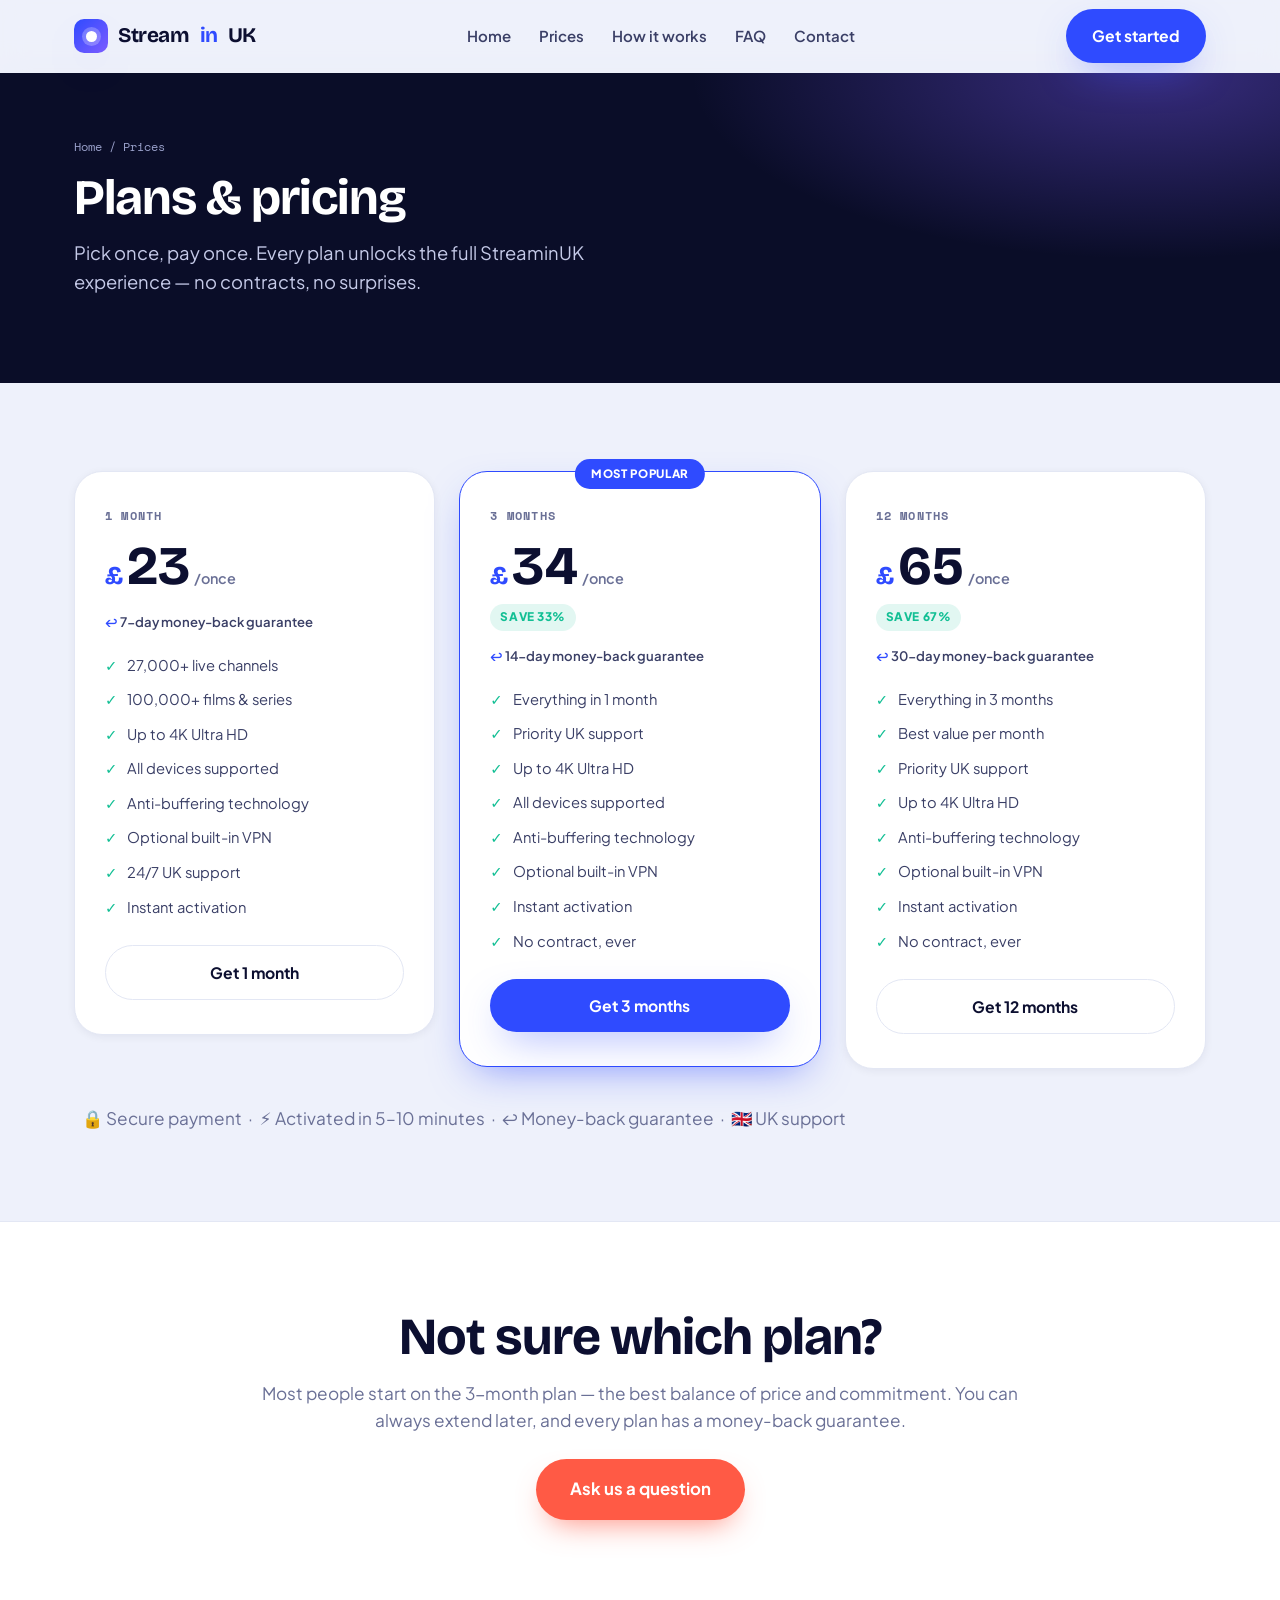
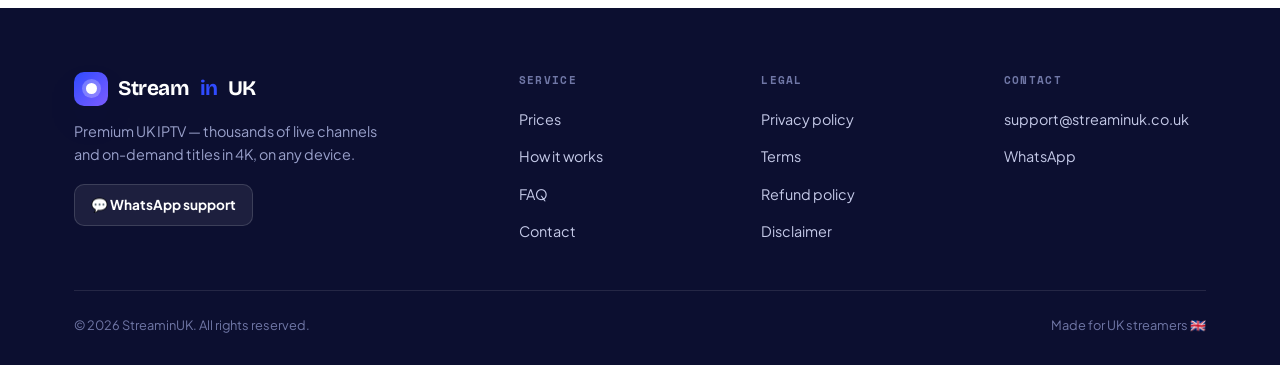
<file: prices.html>
<!DOCTYPE html>
<html lang="en-GB">
<head>
<meta charset="UTF-8">
<meta name="viewport" content="width=device-width, initial-scale=1.0">
<title>Prices &amp; Plans | StreaminUK IPTV Subscription</title>
<meta name="description" content="StreaminUK IPTV plans: 1 month £19.99, 3 months £39.99, 12 months £79.99. Every plan includes 27,000+ channels, 100,000+ titles in 4K, all devices, 24/7 UK support and a money-back guarantee.">
<meta name="robots" content="index, follow, max-image-preview:large">
<link rel="canonical" href="https://streaminuk.co.uk/prices.html">
<meta property="og:type" content="website">
<meta property="og:site_name" content="StreaminUK">
<meta property="og:title" content="StreaminUK Prices &amp; Plans">
<meta property="og:description" content="IPTV plans from £19.99. All channels, 4K, every device, money-back guarantee.">
<meta property="og:url" content="https://streaminuk.co.uk/prices.html">

<script type="application/ld+json">
{"@context":"https://schema.org","@type":"BreadcrumbList","itemListElement":[
{"@type":"ListItem","position":1,"name":"Home","item":"https://streaminuk.co.uk/"},
{"@type":"ListItem","position":2,"name":"Prices","item":"https://streaminuk.co.uk/prices.html"}]}
</script>

<link rel="preconnect" href="https://fonts.googleapis.com">
<link rel="preconnect" href="https://fonts.gstatic.com" crossorigin>
<link href="https://fonts.googleapis.com/css2?family=Bricolage+Grotesque:opsz,wght@12..96,600;12..96,700;12..96,800&family=Plus+Jakarta+Sans:wght@400;500;600;700;800&family=Space+Mono:wght@400;700&display=swap" rel="stylesheet">
<link rel="stylesheet" href="style.css">
</head>
<body>

<header class="nav">
  <div class="nav-inner">
    <a href="index.html" class="brand"><span class="brand-bug"></span>Stream<em>in</em>UK</a>
    <nav class="nav-links" aria-label="Primary">
      <a href="index.html">Home</a>
      <a href="prices.html">Prices</a>
      <a href="index.html#how">How it works</a>
      <a href="index.html#faq">FAQ</a>
      <a href="contact.html">Contact</a>
    </nav>
    <div class="nav-cta"><a href="prices.html" class="btn btn-blue">Get started</a></div>
    <button class="nav-toggle" aria-label="Open menu"><span></span></button>
  </div>
</header>

<section class="page-head">
  <div class="wrap">
    <div class="crumbs"><a href="index.html">Home</a> / Prices</div>
    <h1>Plans &amp; pricing</h1>
    <p class="hero-sub" style="margin-top:14px">Pick once, pay once. Every plan unlocks the full StreaminUK experience — no contracts, no surprises.</p>
  </div>
</section>

<section class="section">
  <div class="wrap">
    <div class="plans" style="margin-top:0">
      <div class="plan">
        <div class="plan-name">1 Month</div>
        <div class="plan-price"><span class="cur">£</span><span class="amt">23</span><span class="per">/once</span></div>
        <div class="plan-mbg">7-day money-back guarantee</div>
        <ul>
          <li>27,000+ live channels</li>
          <li>100,000+ films &amp; series</li>
          <li>Up to 4K Ultra HD</li>
          <li>All devices supported</li>
          <li>Anti-buffering technology</li>
          <li>Optional built-in VPN</li>
          <li>24/7 UK support</li>
          <li>Instant activation</li>
        </ul>
        <a href="https://nexastores.co.uk/cart.php?a=confproduct&i=0" class="btn btn-ghost">Get 1 month</a>
      </div>
      <div class="plan featured">
        <div class="plan-flag">Most popular</div>
        <div class="plan-name">3 Months</div>
        <div class="plan-price"><span class="cur">£</span><span class="amt">34</span><span class="per">/once</span></div>
        <span class="plan-save">Save 33%</span>
        <div class="plan-mbg">14-day money-back guarantee</div>
        <ul>
          <li>Everything in 1 month</li>
          <li>Priority UK support</li>
          <li>Up to 4K Ultra HD</li>
          <li>All devices supported</li>
          <li>Anti-buffering technology</li>
          <li>Optional built-in VPN</li>
          <li>Instant activation</li>
          <li>No contract, ever</li>
        </ul>
        <a href="https://nexastores.co.uk/cart.php?a=confproduct&i=1" class="btn btn-blue">Get 3 months</a>
      </div>
      <div class="plan">
        <div class="plan-name">12 Months</div>
        <div class="plan-price"><span class="cur">£</span><span class="amt">65</span><span class="per">/once</span></div>
        <span class="plan-save">Save 67%</span>
        <div class="plan-mbg">30-day money-back guarantee</div>
        <ul>
          <li>Everything in 3 months</li>
          <li>Best value per month</li>
          <li>Priority UK support</li>
          <li>Up to 4K Ultra HD</li>
          <li>Anti-buffering technology</li>
          <li>Optional built-in VPN</li>
          <li>Instant activation</li>
          <li>No contract, ever</li>
        </ul>
        <a href="https://nexastores.co.uk/cart.php?a=confproduct&i=2" class="btn btn-ghost">Get 12 months</a>
      </div>
    </div>
    <p class="center lead" style="margin-top:36px">🔒 Secure payment &nbsp;·&nbsp; ⚡ Activated in 5–10 minutes &nbsp;·&nbsp; ↩ Money-back guarantee &nbsp;·&nbsp; 🇬🇧 UK support</p>
  </div>
</section>

<section class="section" style="background:var(--paper);border-top:1px solid var(--line)">
  <div class="wrap center">
    <h2 class="title">Not sure which plan?</h2>
    <p class="lead">Most people start on the 3-month plan — the best balance of price and commitment. You can always extend later, and every plan has a money-back guarantee.</p>
    <div style="margin-top:24px"><a href="contact.html" class="btn btn-primary btn-lg">Ask us a question</a></div>
  </div>
</section>

<footer class="footer">
  <div class="wrap">
    <div class="footer-grid">
      <div>
        <a href="index.html" class="brand"><span class="brand-bug"></span>Stream<em>in</em>UK</a>
        <p class="footer-about">Premium UK IPTV — thousands of live channels and on-demand titles in 4K, on any device.</p>
        <a href="https://wa.me/447446166443" class="footer-wa">💬 WhatsApp support</a>
      </div>
      <div class="footer-col"><h5>Service</h5><ul>
        <li><a href="prices.html">Prices</a></li>
        <li><a href="index.html#how">How it works</a></li>
        <li><a href="index.html#faq">FAQ</a></li>
        <li><a href="contact.html">Contact</a></li>
      </ul></div>
      <div class="footer-col"><h5>Legal</h5><ul>
        <li><a href="privacy-policy.html">Privacy policy</a></li>
        <li><a href="terms.html">Terms</a></li>
        <li><a href="refund-policy.html">Refund policy</a></li>
        <li><a href="disclaimer.html">Disclaimer</a></li>
      </ul></div>
      <div class="footer-col"><h5>Contact</h5><ul>
        <li><a href="mailto:support@streaminuk.co.uk">support@streaminuk.co.uk</a></li>
        <li><a href="https://wa.me/447446166443">WhatsApp</a></li>
      </ul></div>
    </div>
    <div class="footer-bottom">
      <span>© <span data-year>2026</span> StreaminUK. All rights reserved.</span>
      <span>Made for UK streamers 🇬🇧</span>
    </div>
  </div>
</footer>

<script src="script.js"></script>
</body>
</html>
</file>
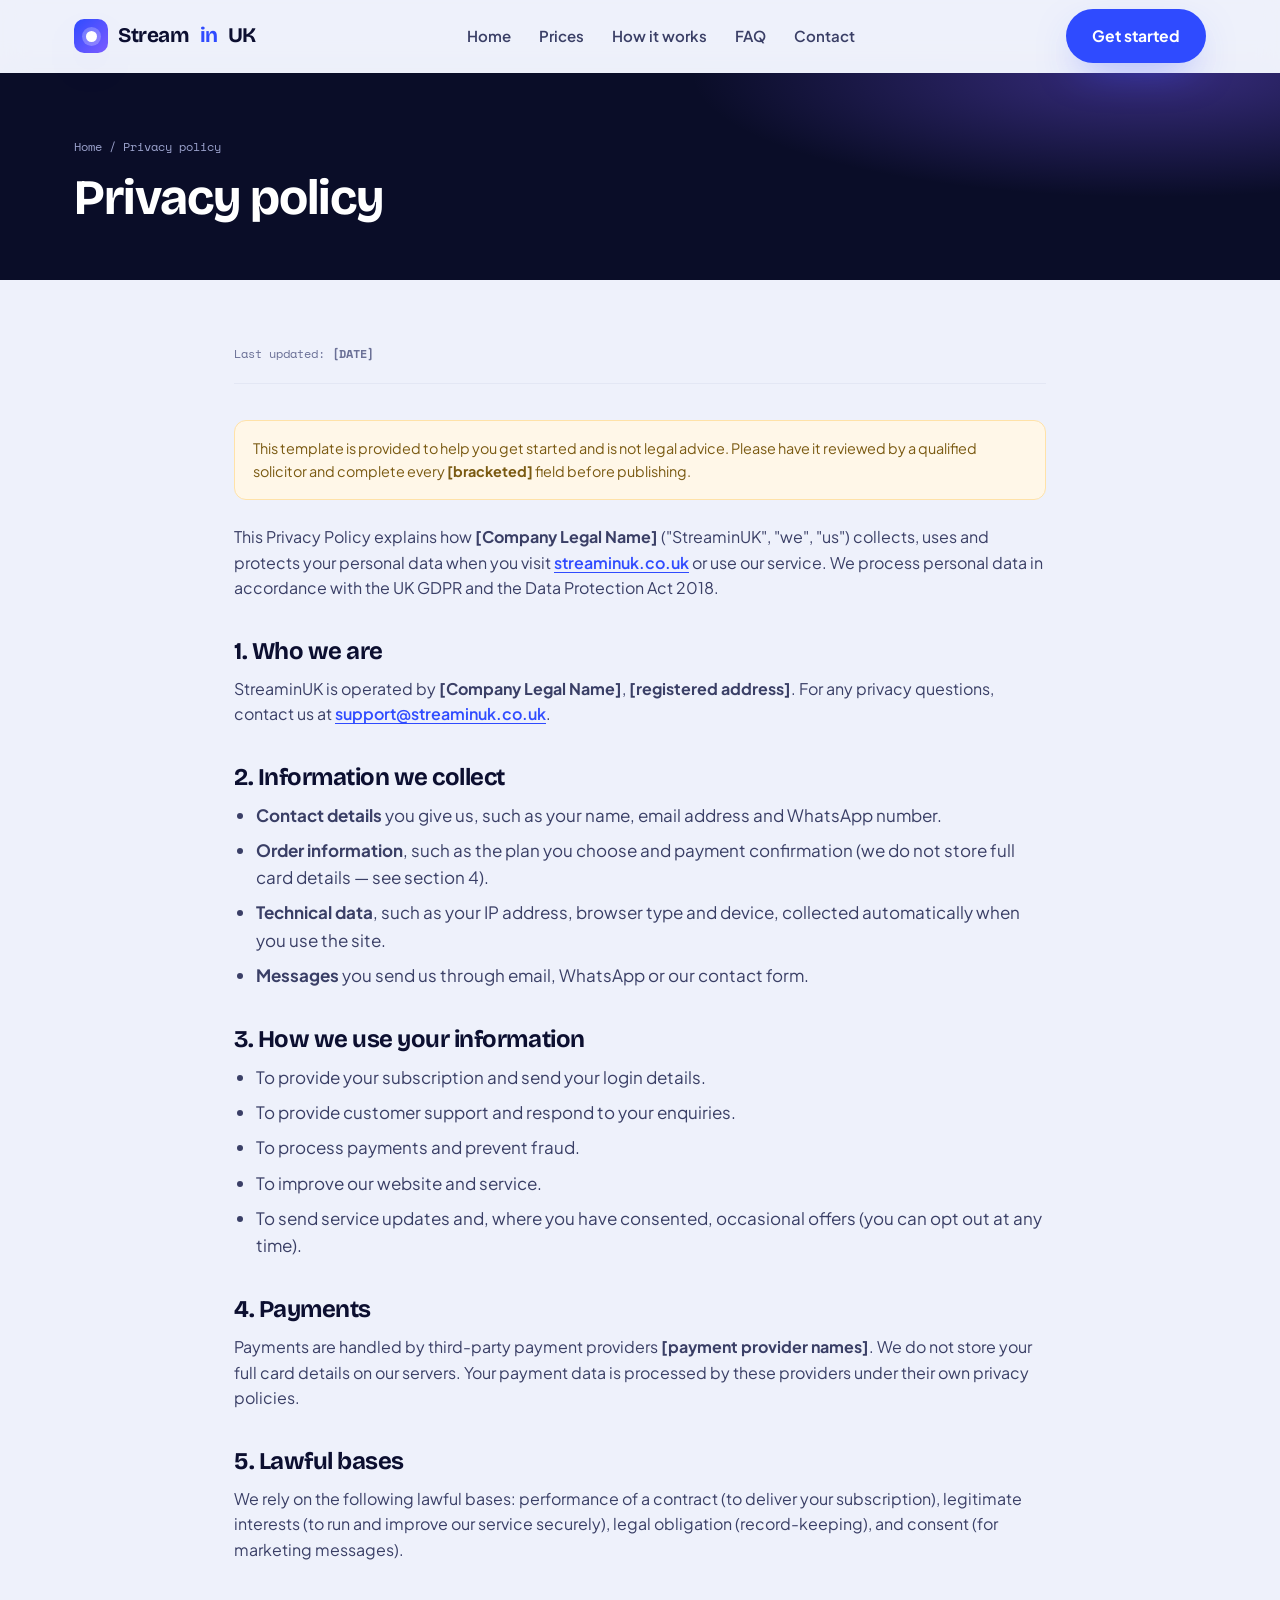
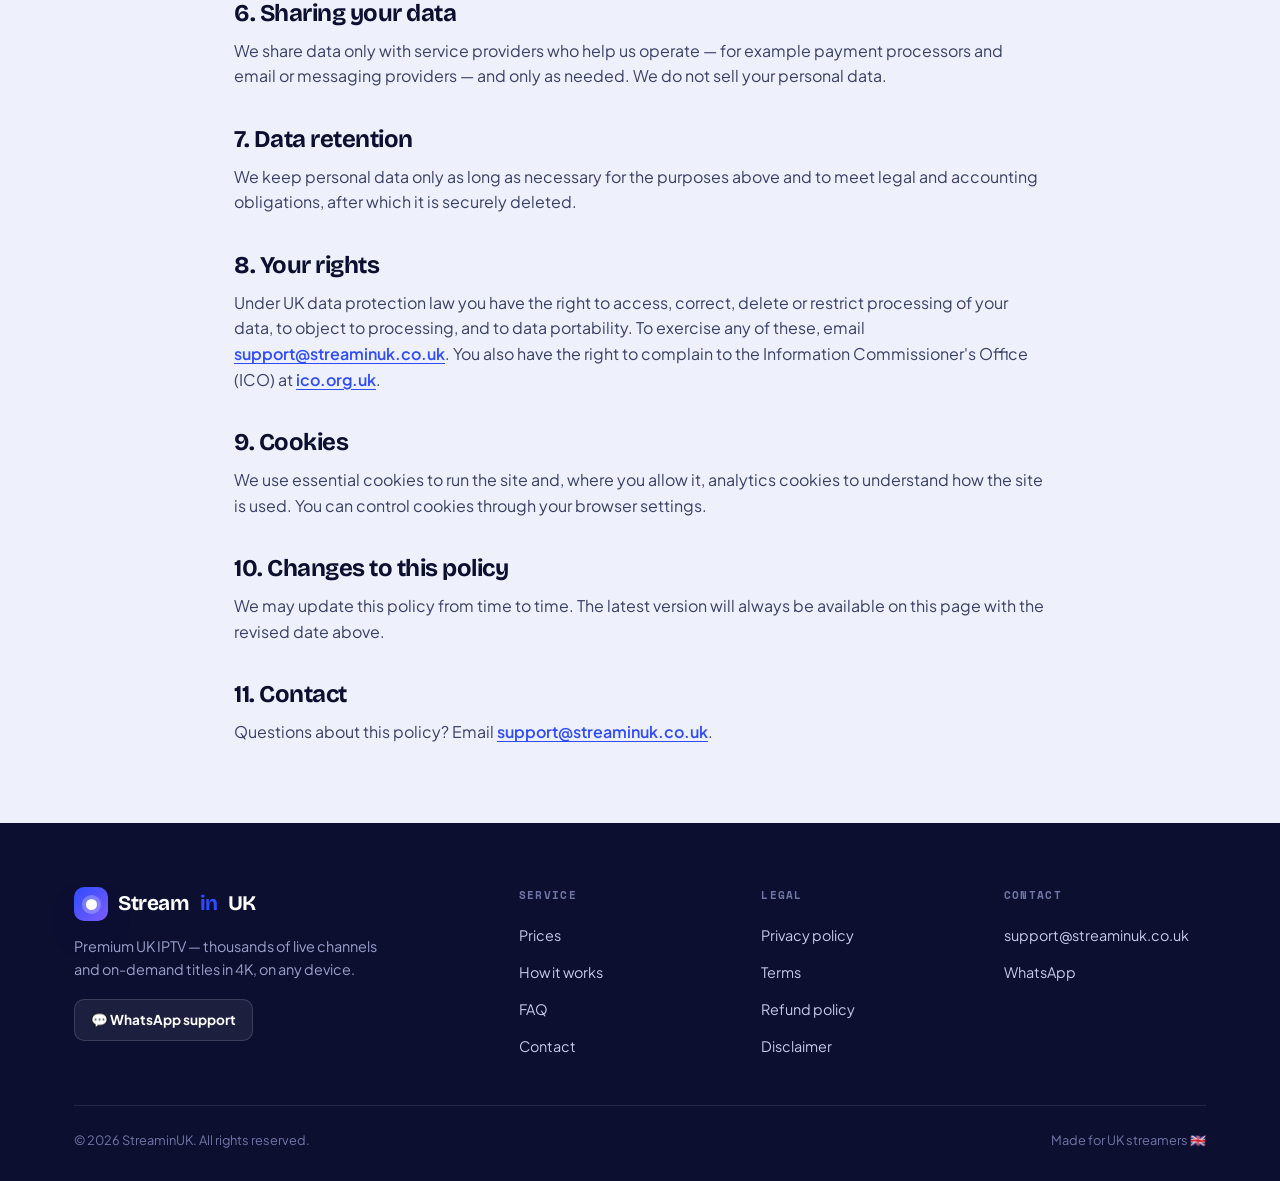
<file: privacy-policy.html>
<!DOCTYPE html>
<html lang="en-GB">
<head>
<meta charset="UTF-8">
<meta name="viewport" content="width=device-width, initial-scale=1.0">
<title>Privacy Policy | StreaminUK</title>
<meta name="description" content="How StreaminUK collects, uses and protects your personal data, in line with UK GDPR and the Data Protection Act 2018.">
<meta name="robots" content="index, follow">
<link rel="canonical" href="https://streaminuk.co.uk/privacy-policy.html">
<link rel="preconnect" href="https://fonts.googleapis.com">
<link rel="preconnect" href="https://fonts.gstatic.com" crossorigin>
<link href="https://fonts.googleapis.com/css2?family=Bricolage+Grotesque:opsz,wght@12..96,600;12..96,700;12..96,800&family=Plus+Jakarta+Sans:wght@400;500;600;700;800&family=Space+Mono:wght@400;700&display=swap" rel="stylesheet">
<link rel="stylesheet" href="style.css">
</head>
<body>

<header class="nav">
  <div class="nav-inner">
    <a href="index.html" class="brand"><span class="brand-bug"></span>Stream<em>in</em>UK</a>
    <nav class="nav-links" aria-label="Primary">
      <a href="index.html">Home</a><a href="prices.html">Prices</a><a href="index.html#how">How it works</a><a href="index.html#faq">FAQ</a><a href="contact.html">Contact</a>
    </nav>
    <div class="nav-cta"><a href="prices.html" class="btn btn-blue">Get started</a></div>
    <button class="nav-toggle" aria-label="Open menu"><span></span></button>
  </div>
</header>

<section class="page-head">
  <div class="wrap">
    <div class="crumbs"><a href="index.html">Home</a> / Privacy policy</div>
    <h1>Privacy policy</h1>
  </div>
</section>

<main class="legal">
  <p class="updated">Last updated: <strong>[DATE]</strong></p>

  <div class="note">This template is provided to help you get started and is not legal advice. Please have it reviewed by a qualified solicitor and complete every <strong>[bracketed]</strong> field before publishing.</div>

  <p>This Privacy Policy explains how <strong>[Company Legal Name]</strong> ("StreaminUK", "we", "us") collects, uses and protects your personal data when you visit <a href="https://streaminuk.co.uk">streaminuk.co.uk</a> or use our service. We process personal data in accordance with the UK GDPR and the Data Protection Act 2018.</p>

  <h2>1. Who we are</h2>
  <p>StreaminUK is operated by <strong>[Company Legal Name]</strong>, <strong>[registered address]</strong>. For any privacy questions, contact us at <a href="mailto:support@streaminuk.co.uk">support@streaminuk.co.uk</a>.</p>

  <h2>2. Information we collect</h2>
  <ul class="bul">
    <li><strong>Contact details</strong> you give us, such as your name, email address and WhatsApp number.</li>
    <li><strong>Order information</strong>, such as the plan you choose and payment confirmation (we do not store full card details — see section 4).</li>
    <li><strong>Technical data</strong>, such as your IP address, browser type and device, collected automatically when you use the site.</li>
    <li><strong>Messages</strong> you send us through email, WhatsApp or our contact form.</li>
  </ul>

  <h2>3. How we use your information</h2>
  <ul class="bul">
    <li>To provide your subscription and send your login details.</li>
    <li>To provide customer support and respond to your enquiries.</li>
    <li>To process payments and prevent fraud.</li>
    <li>To improve our website and service.</li>
    <li>To send service updates and, where you have consented, occasional offers (you can opt out at any time).</li>
  </ul>

  <h2>4. Payments</h2>
  <p>Payments are handled by third-party payment providers <strong>[payment provider names]</strong>. We do not store your full card details on our servers. Your payment data is processed by these providers under their own privacy policies.</p>

  <h2>5. Lawful bases</h2>
  <p>We rely on the following lawful bases: performance of a contract (to deliver your subscription), legitimate interests (to run and improve our service securely), legal obligation (record-keeping), and consent (for marketing messages).</p>

  <h2>6. Sharing your data</h2>
  <p>We share data only with service providers who help us operate — for example payment processors and email or messaging providers — and only as needed. We do not sell your personal data.</p>

  <h2>7. Data retention</h2>
  <p>We keep personal data only as long as necessary for the purposes above and to meet legal and accounting obligations, after which it is securely deleted.</p>

  <h2>8. Your rights</h2>
  <p>Under UK data protection law you have the right to access, correct, delete or restrict processing of your data, to object to processing, and to data portability. To exercise any of these, email <a href="mailto:support@streaminuk.co.uk">support@streaminuk.co.uk</a>. You also have the right to complain to the Information Commissioner's Office (ICO) at <a href="https://ico.org.uk">ico.org.uk</a>.</p>

  <h2>9. Cookies</h2>
  <p>We use essential cookies to run the site and, where you allow it, analytics cookies to understand how the site is used. You can control cookies through your browser settings.</p>

  <h2>10. Changes to this policy</h2>
  <p>We may update this policy from time to time. The latest version will always be available on this page with the revised date above.</p>

  <h2>11. Contact</h2>
  <p>Questions about this policy? Email <a href="mailto:support@streaminuk.co.uk">support@streaminuk.co.uk</a>.</p>
</main>

<footer class="footer">
  <div class="wrap">
    <div class="footer-grid">
      <div>
        <a href="index.html" class="brand"><span class="brand-bug"></span>Stream<em>in</em>UK</a>
        <p class="footer-about">Premium UK IPTV — thousands of live channels and on-demand titles in 4K, on any device.</p>
        <a href="https://wa.me/44XXXXXXXXXX" class="footer-wa">💬 WhatsApp support</a>
      </div>
      <div class="footer-col"><h5>Service</h5><ul><li><a href="prices.html">Prices</a></li><li><a href="index.html#how">How it works</a></li><li><a href="index.html#faq">FAQ</a></li><li><a href="contact.html">Contact</a></li></ul></div>
      <div class="footer-col"><h5>Legal</h5><ul><li><a href="privacy-policy.html">Privacy policy</a></li><li><a href="terms.html">Terms</a></li><li><a href="refund-policy.html">Refund policy</a></li><li><a href="disclaimer.html">Disclaimer</a></li></ul></div>
      <div class="footer-col"><h5>Contact</h5><ul><li><a href="mailto:support@streaminuk.co.uk">support@streaminuk.co.uk</a></li><li><a href="https://wa.me/44XXXXXXXXXX">WhatsApp</a></li></ul></div>
    </div>
    <div class="footer-bottom"><span>© <span data-year>2026</span> StreaminUK. All rights reserved.</span><span>Made for UK streamers 🇬🇧</span></div>
  </div>
</footer>
<script src="script.js"></script>
</body>
</html>
</file>
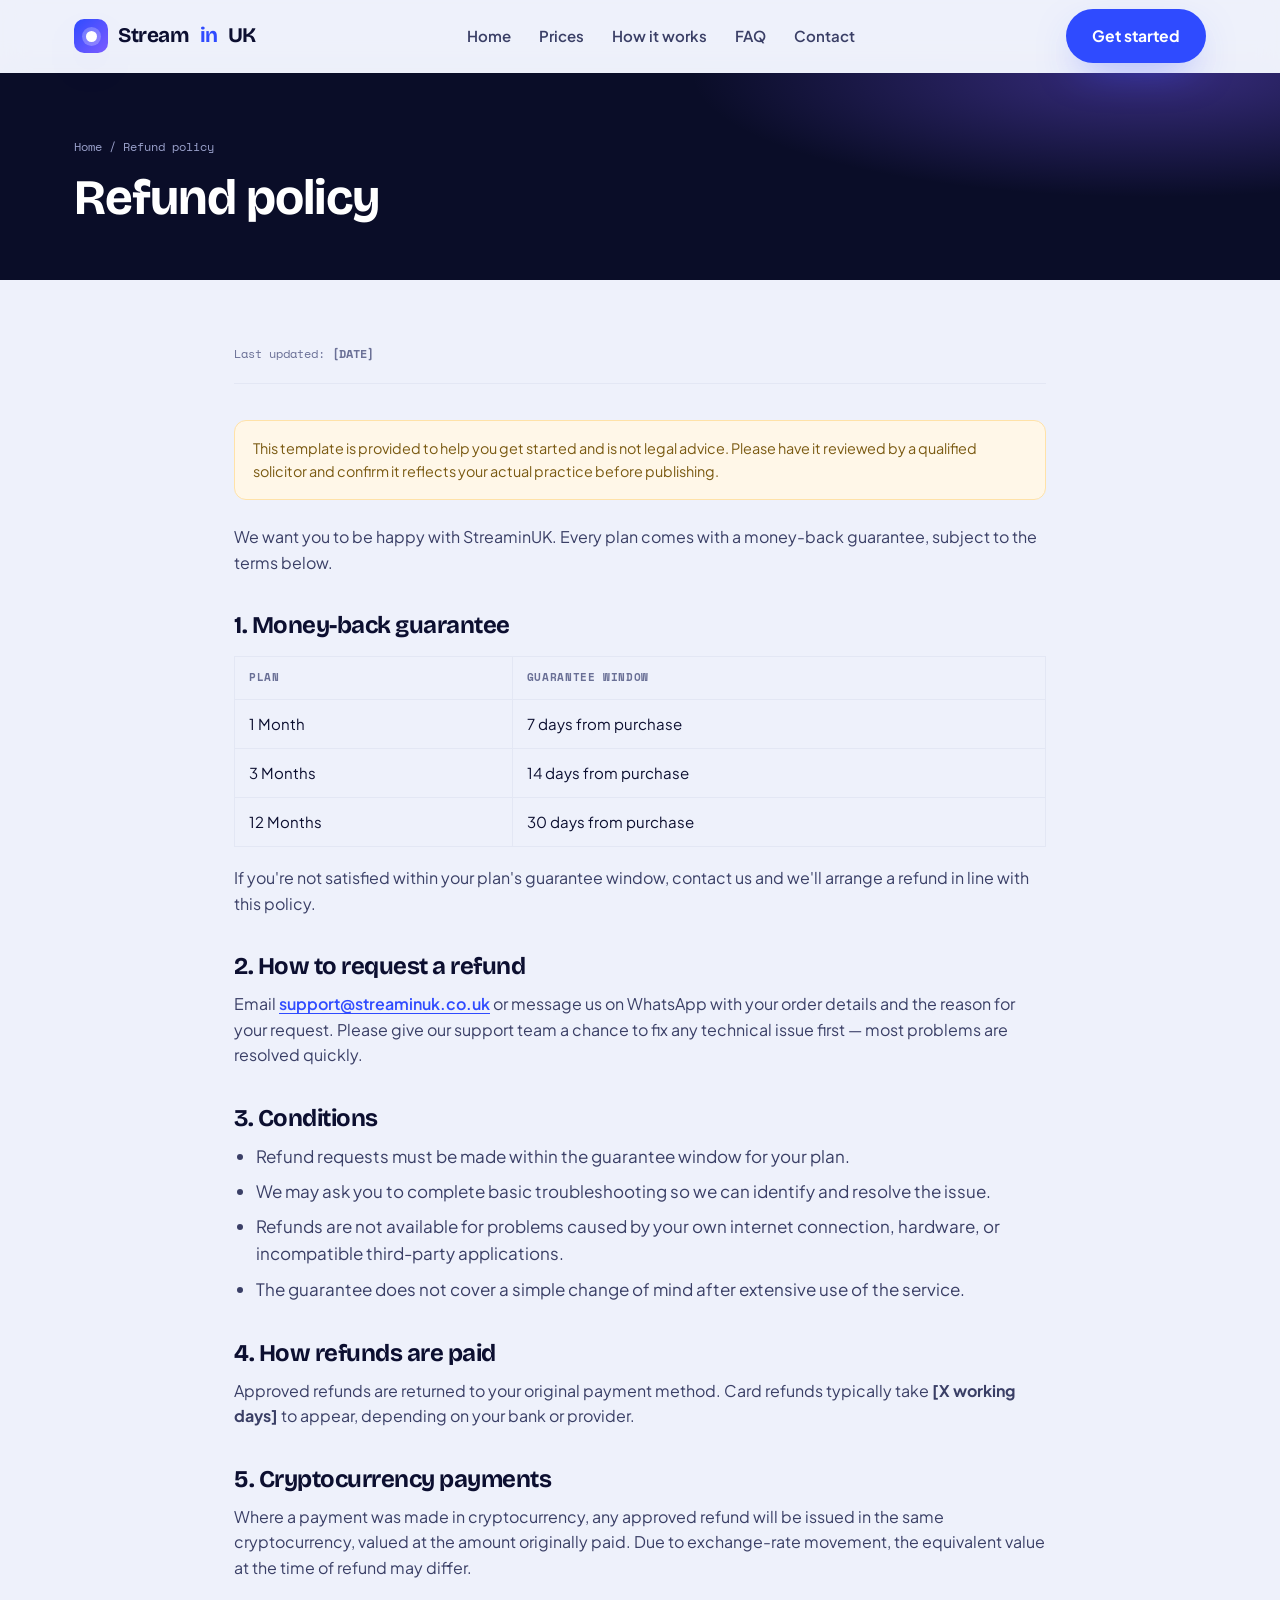
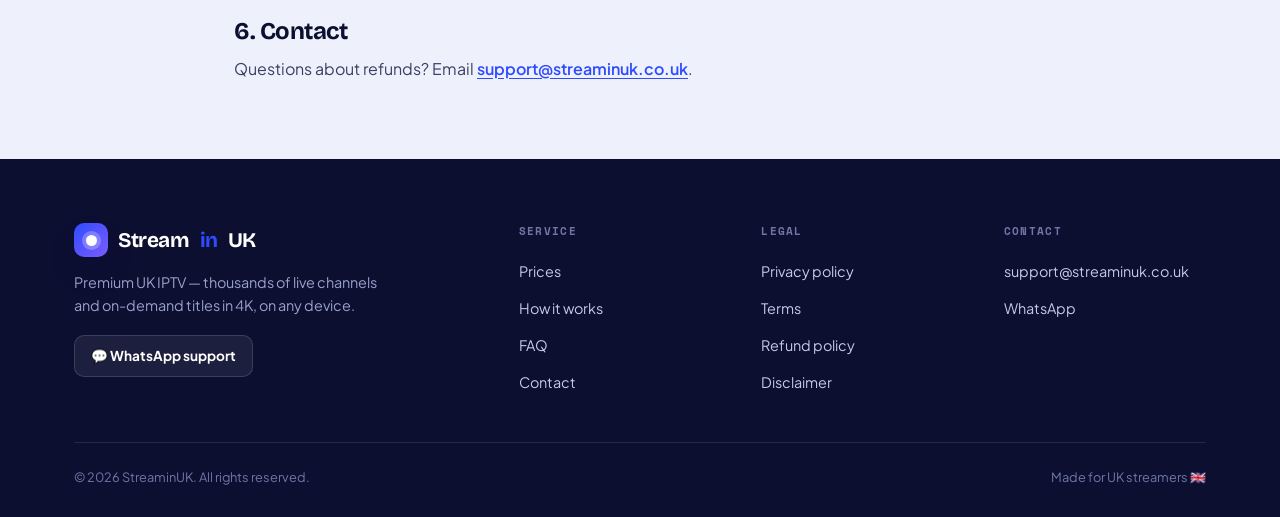
<file: refund-policy.html>
<!DOCTYPE html>
<html lang="en-GB">
<head>
<meta charset="UTF-8">
<meta name="viewport" content="width=device-width, initial-scale=1.0">
<title>Refund Policy | StreaminUK</title>
<meta name="description" content="StreaminUK's money-back guarantee and refund terms: 7 days on monthly, 14 days on 3-month, and 30 days on annual plans.">
<meta name="robots" content="index, follow">
<link rel="canonical" href="https://streaminuk.co.uk/refund-policy.html">
<link rel="preconnect" href="https://fonts.googleapis.com">
<link rel="preconnect" href="https://fonts.gstatic.com" crossorigin>
<link href="https://fonts.googleapis.com/css2?family=Bricolage+Grotesque:opsz,wght@12..96,600;12..96,700;12..96,800&family=Plus+Jakarta+Sans:wght@400;500;600;700;800&family=Space+Mono:wght@400;700&display=swap" rel="stylesheet">
<link rel="stylesheet" href="style.css">
</head>
<body>

<header class="nav">
  <div class="nav-inner">
    <a href="index.html" class="brand"><span class="brand-bug"></span>Stream<em>in</em>UK</a>
    <nav class="nav-links" aria-label="Primary">
      <a href="index.html">Home</a><a href="prices.html">Prices</a><a href="index.html#how">How it works</a><a href="index.html#faq">FAQ</a><a href="contact.html">Contact</a>
    </nav>
    <div class="nav-cta"><a href="prices.html" class="btn btn-blue">Get started</a></div>
    <button class="nav-toggle" aria-label="Open menu"><span></span></button>
  </div>
</header>

<section class="page-head">
  <div class="wrap">
    <div class="crumbs"><a href="index.html">Home</a> / Refund policy</div>
    <h1>Refund policy</h1>
  </div>
</section>

<main class="legal">
  <p class="updated">Last updated: <strong>[DATE]</strong></p>
  <div class="note">This template is provided to help you get started and is not legal advice. Please have it reviewed by a qualified solicitor and confirm it reflects your actual practice before publishing.</div>

  <p>We want you to be happy with StreaminUK. Every plan comes with a money-back guarantee, subject to the terms below.</p>

  <h2>1. Money-back guarantee</h2>
  <table>
    <thead><tr><th>Plan</th><th>Guarantee window</th></tr></thead>
    <tbody>
      <tr><td>1 Month</td><td>7 days from purchase</td></tr>
      <tr><td>3 Months</td><td>14 days from purchase</td></tr>
      <tr><td>12 Months</td><td>30 days from purchase</td></tr>
    </tbody>
  </table>
  <p>If you're not satisfied within your plan's guarantee window, contact us and we'll arrange a refund in line with this policy.</p>

  <h2>2. How to request a refund</h2>
  <p>Email <a href="mailto:support@streaminuk.co.uk">support@streaminuk.co.uk</a> or message us on WhatsApp with your order details and the reason for your request. Please give our support team a chance to fix any technical issue first — most problems are resolved quickly.</p>

  <h2>3. Conditions</h2>
  <ul class="bul">
    <li>Refund requests must be made within the guarantee window for your plan.</li>
    <li>We may ask you to complete basic troubleshooting so we can identify and resolve the issue.</li>
    <li>Refunds are not available for problems caused by your own internet connection, hardware, or incompatible third-party applications.</li>
    <li>The guarantee does not cover a simple change of mind after extensive use of the service.</li>
  </ul>

  <h2>4. How refunds are paid</h2>
  <p>Approved refunds are returned to your original payment method. Card refunds typically take <strong>[X working days]</strong> to appear, depending on your bank or provider.</p>

  <h2>5. Cryptocurrency payments</h2>
  <p>Where a payment was made in cryptocurrency, any approved refund will be issued in the same cryptocurrency, valued at the amount originally paid. Due to exchange-rate movement, the equivalent value at the time of refund may differ.</p>

  <h2>6. Contact</h2>
  <p>Questions about refunds? Email <a href="mailto:support@streaminuk.co.uk">support@streaminuk.co.uk</a>.</p>
</main>

<footer class="footer">
  <div class="wrap">
    <div class="footer-grid">
      <div>
        <a href="index.html" class="brand"><span class="brand-bug"></span>Stream<em>in</em>UK</a>
        <p class="footer-about">Premium UK IPTV — thousands of live channels and on-demand titles in 4K, on any device.</p>
        <a href="https://wa.me/44XXXXXXXXXX" class="footer-wa">💬 WhatsApp support</a>
      </div>
      <div class="footer-col"><h5>Service</h5><ul><li><a href="prices.html">Prices</a></li><li><a href="index.html#how">How it works</a></li><li><a href="index.html#faq">FAQ</a></li><li><a href="contact.html">Contact</a></li></ul></div>
      <div class="footer-col"><h5>Legal</h5><ul><li><a href="privacy-policy.html">Privacy policy</a></li><li><a href="terms.html">Terms</a></li><li><a href="refund-policy.html">Refund policy</a></li><li><a href="disclaimer.html">Disclaimer</a></li></ul></div>
      <div class="footer-col"><h5>Contact</h5><ul><li><a href="mailto:support@streaminuk.co.uk">support@streaminuk.co.uk</a></li><li><a href="https://wa.me/44XXXXXXXXXX">WhatsApp</a></li></ul></div>
    </div>
    <div class="footer-bottom"><span>© <span data-year>2026</span> StreaminUK. All rights reserved.</span><span>Made for UK streamers 🇬🇧</span></div>
  </div>
</footer>
<script src="script.js"></script>
</body>
</html>
</file>
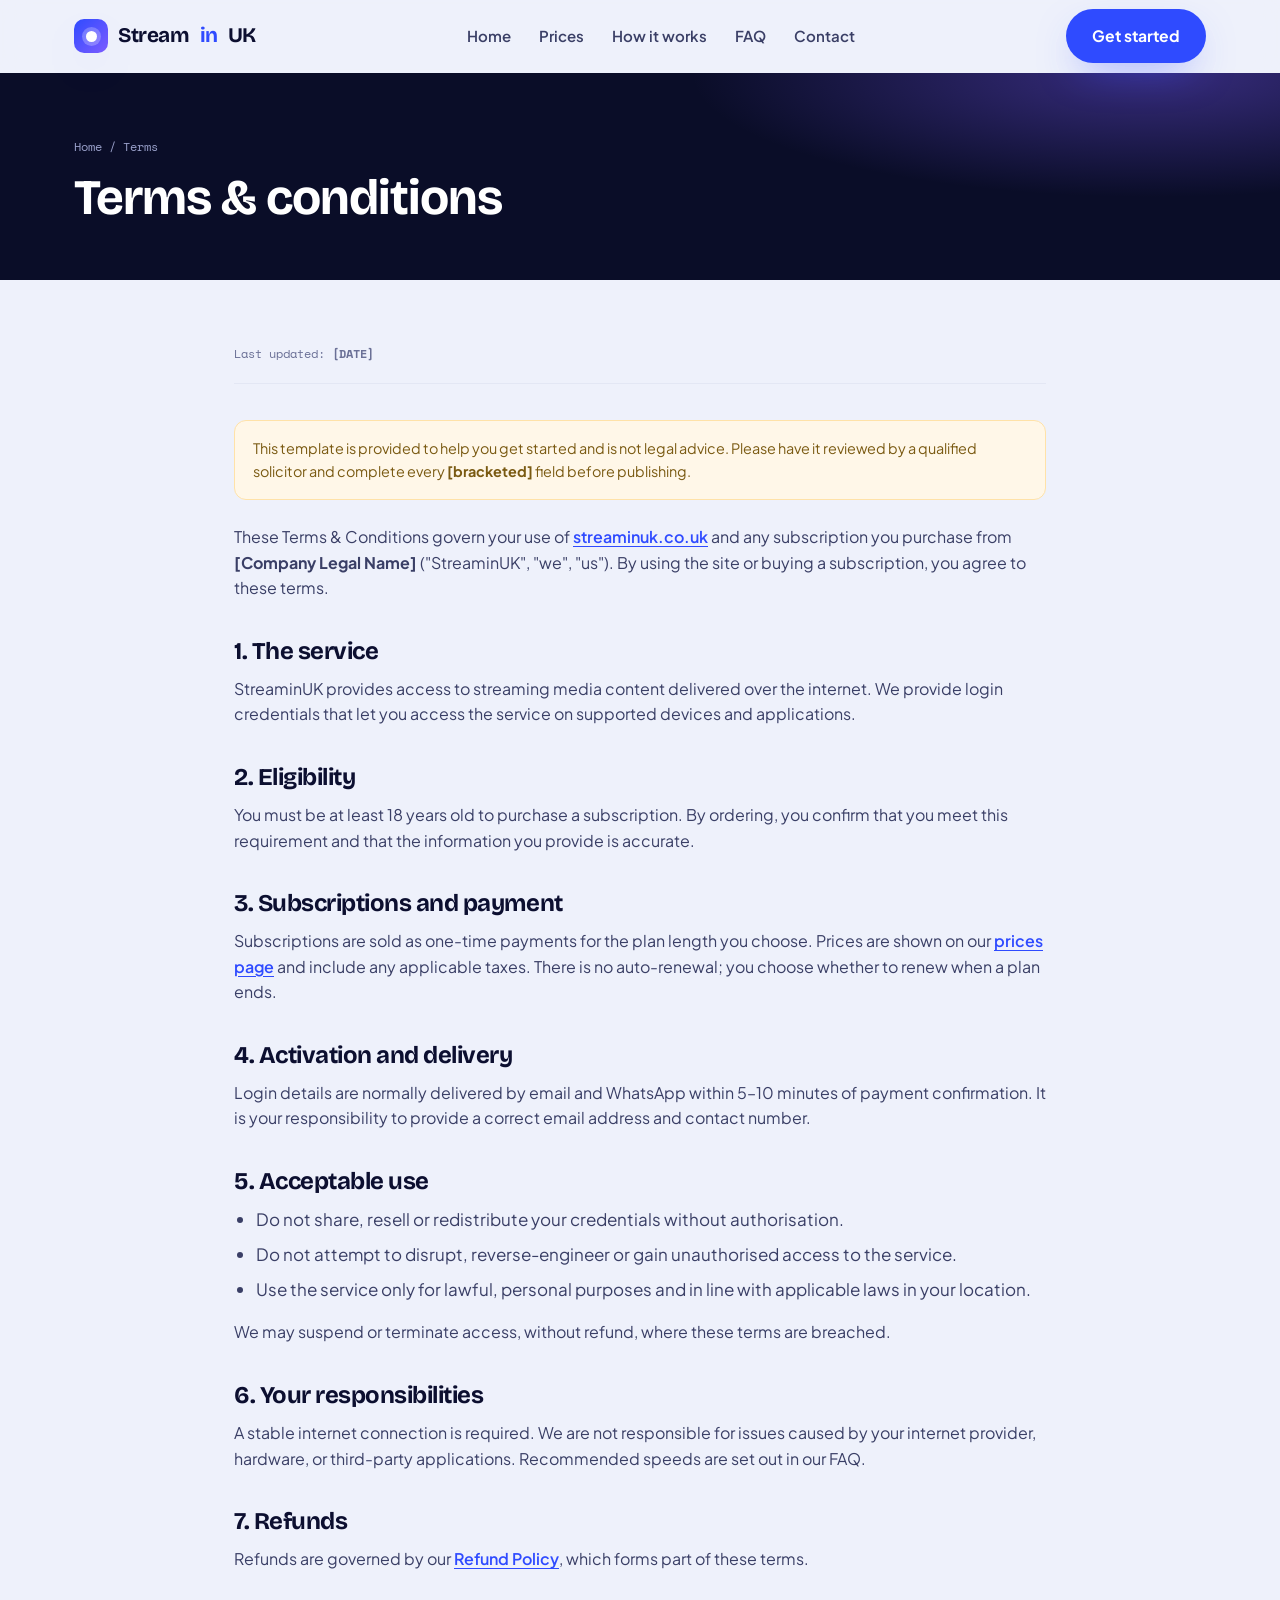
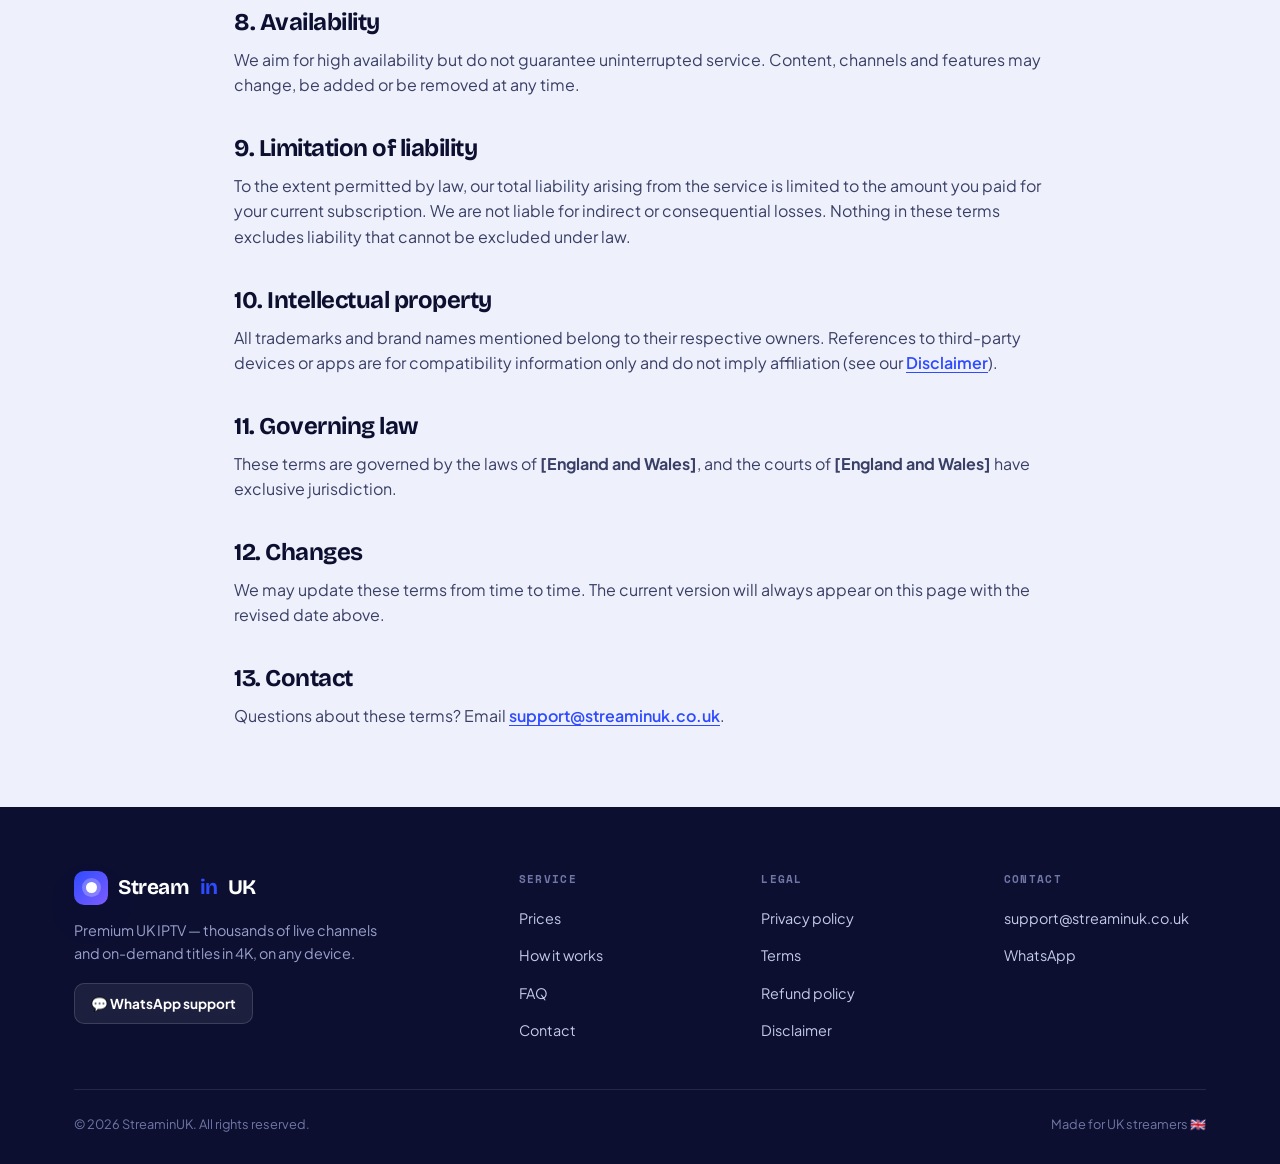
<file: terms.html>
<!DOCTYPE html>
<html lang="en-GB">
<head>
<meta charset="UTF-8">
<meta name="viewport" content="width=device-width, initial-scale=1.0">
<title>Terms &amp; Conditions | StreaminUK</title>
<meta name="description" content="The terms and conditions that apply when you use StreaminUK and purchase a subscription.">
<meta name="robots" content="index, follow">
<link rel="canonical" href="https://streaminuk.co.uk/terms.html">
<link rel="preconnect" href="https://fonts.googleapis.com">
<link rel="preconnect" href="https://fonts.gstatic.com" crossorigin>
<link href="https://fonts.googleapis.com/css2?family=Bricolage+Grotesque:opsz,wght@12..96,600;12..96,700;12..96,800&family=Plus+Jakarta+Sans:wght@400;500;600;700;800&family=Space+Mono:wght@400;700&display=swap" rel="stylesheet">
<link rel="stylesheet" href="style.css">
</head>
<body>

<header class="nav">
  <div class="nav-inner">
    <a href="index.html" class="brand"><span class="brand-bug"></span>Stream<em>in</em>UK</a>
    <nav class="nav-links" aria-label="Primary">
      <a href="index.html">Home</a><a href="prices.html">Prices</a><a href="index.html#how">How it works</a><a href="index.html#faq">FAQ</a><a href="contact.html">Contact</a>
    </nav>
    <div class="nav-cta"><a href="prices.html" class="btn btn-blue">Get started</a></div>
    <button class="nav-toggle" aria-label="Open menu"><span></span></button>
  </div>
</header>

<section class="page-head">
  <div class="wrap">
    <div class="crumbs"><a href="index.html">Home</a> / Terms</div>
    <h1>Terms &amp; conditions</h1>
  </div>
</section>

<main class="legal">
  <p class="updated">Last updated: <strong>[DATE]</strong></p>
  <div class="note">This template is provided to help you get started and is not legal advice. Please have it reviewed by a qualified solicitor and complete every <strong>[bracketed]</strong> field before publishing.</div>

  <p>These Terms &amp; Conditions govern your use of <a href="https://streaminuk.co.uk">streaminuk.co.uk</a> and any subscription you purchase from <strong>[Company Legal Name]</strong> ("StreaminUK", "we", "us"). By using the site or buying a subscription, you agree to these terms.</p>

  <h2>1. The service</h2>
  <p>StreaminUK provides access to streaming media content delivered over the internet. We provide login credentials that let you access the service on supported devices and applications.</p>

  <h2>2. Eligibility</h2>
  <p>You must be at least 18 years old to purchase a subscription. By ordering, you confirm that you meet this requirement and that the information you provide is accurate.</p>

  <h2>3. Subscriptions and payment</h2>
  <p>Subscriptions are sold as one-time payments for the plan length you choose. Prices are shown on our <a href="prices.html">prices page</a> and include any applicable taxes. There is no auto-renewal; you choose whether to renew when a plan ends.</p>

  <h2>4. Activation and delivery</h2>
  <p>Login details are normally delivered by email and WhatsApp within 5–10 minutes of payment confirmation. It is your responsibility to provide a correct email address and contact number.</p>

  <h2>5. Acceptable use</h2>
  <ul class="bul">
    <li>Do not share, resell or redistribute your credentials without authorisation.</li>
    <li>Do not attempt to disrupt, reverse-engineer or gain unauthorised access to the service.</li>
    <li>Use the service only for lawful, personal purposes and in line with applicable laws in your location.</li>
  </ul>
  <p>We may suspend or terminate access, without refund, where these terms are breached.</p>

  <h2>6. Your responsibilities</h2>
  <p>A stable internet connection is required. We are not responsible for issues caused by your internet provider, hardware, or third-party applications. Recommended speeds are set out in our FAQ.</p>

  <h2>7. Refunds</h2>
  <p>Refunds are governed by our <a href="refund-policy.html">Refund Policy</a>, which forms part of these terms.</p>

  <h2>8. Availability</h2>
  <p>We aim for high availability but do not guarantee uninterrupted service. Content, channels and features may change, be added or be removed at any time.</p>

  <h2>9. Limitation of liability</h2>
  <p>To the extent permitted by law, our total liability arising from the service is limited to the amount you paid for your current subscription. We are not liable for indirect or consequential losses. Nothing in these terms excludes liability that cannot be excluded under law.</p>

  <h2>10. Intellectual property</h2>
  <p>All trademarks and brand names mentioned belong to their respective owners. References to third-party devices or apps are for compatibility information only and do not imply affiliation (see our <a href="disclaimer.html">Disclaimer</a>).</p>

  <h2>11. Governing law</h2>
  <p>These terms are governed by the laws of <strong>[England and Wales]</strong>, and the courts of <strong>[England and Wales]</strong> have exclusive jurisdiction.</p>

  <h2>12. Changes</h2>
  <p>We may update these terms from time to time. The current version will always appear on this page with the revised date above.</p>

  <h2>13. Contact</h2>
  <p>Questions about these terms? Email <a href="mailto:support@streaminuk.co.uk">support@streaminuk.co.uk</a>.</p>
</main>

<footer class="footer">
  <div class="wrap">
    <div class="footer-grid">
      <div>
        <a href="index.html" class="brand"><span class="brand-bug"></span>Stream<em>in</em>UK</a>
        <p class="footer-about">Premium UK IPTV — thousands of live channels and on-demand titles in 4K, on any device.</p>
        <a href="https://wa.me/44XXXXXXXXXX" class="footer-wa">💬 WhatsApp support</a>
      </div>
      <div class="footer-col"><h5>Service</h5><ul><li><a href="prices.html">Prices</a></li><li><a href="index.html#how">How it works</a></li><li><a href="index.html#faq">FAQ</a></li><li><a href="contact.html">Contact</a></li></ul></div>
      <div class="footer-col"><h5>Legal</h5><ul><li><a href="privacy-policy.html">Privacy policy</a></li><li><a href="terms.html">Terms</a></li><li><a href="refund-policy.html">Refund policy</a></li><li><a href="disclaimer.html">Disclaimer</a></li></ul></div>
      <div class="footer-col"><h5>Contact</h5><ul><li><a href="mailto:support@streaminuk.co.uk">support@streaminuk.co.uk</a></li><li><a href="https://wa.me/44XXXXXXXXXX">WhatsApp</a></li></ul></div>
    </div>
    <div class="footer-bottom"><span>© <span data-year>2026</span> StreaminUK. All rights reserved.</span><span>Made for UK streamers 🇬🇧</span></div>
  </div>
</footer>
<script src="script.js"></script>
</body>
</html>
</file>
<file: style.css>
/* ============================================================
   StreaminUK — shared stylesheet
   Design: "Broadcast Signal" — indigo hero + live EPG board,
   bright cool-white body, cobalt/violet accents.
   Type: Bricolage Grotesque (display) · Plus Jakarta Sans (body)
         · Space Mono (airtimes / data)
   ============================================================ */

:root{
  --bg:#EEF1FB;
  --paper:#ffffff;
  --ink:#0c0f30;
  --ink-soft:#3a3f66;
  --muted:#6a7096;
  --line:#e3e7f4;
  --line-soft:#eef1f9;

  --blue:#2f4bff;
  --blue-700:#1f33cc;
  --violet:#7c5cff;
  --coral:#ff5a45;
  --mint:#12bf94;

  --hero:#0a0d28;
  --hero-2:#121642;

  --r:20px;
  --r-sm:12px;
  --r-lg:28px;

  --shadow-sm:0 2px 8px rgba(12,15,48,.06);
  --shadow:0 18px 50px -22px rgba(12,15,48,.35);
  --shadow-blue:0 16px 40px -14px rgba(47,75,255,.5);

  --maxw:1180px;
  --font-display:"Bricolage Grotesque",system-ui,sans-serif;
  --font-body:"Plus Jakarta Sans",system-ui,sans-serif;
  --font-mono:"Space Mono",ui-monospace,monospace;
}

/* ---------- reset ---------- */
*{box-sizing:border-box;margin:0;padding:0}
html{scroll-behavior:smooth;-webkit-text-size-adjust:100%}
body{
  font-family:var(--font-body);
  background:var(--bg);color:var(--ink);
  line-height:1.6;font-size:17px;
  overflow-x:hidden;
}
img{max-width:100%;display:block}
a{color:inherit;text-decoration:none}
ul{list-style:none}
button{font-family:inherit;cursor:pointer;border:none;background:none}
:focus-visible{outline:3px solid var(--blue);outline-offset:2px;border-radius:4px}

/* ---------- layout helpers ---------- */
.wrap{max-width:var(--maxw);margin:0 auto;padding:0 24px}
.section{padding:88px 0}
.section-tight{padding:56px 0}
.center{text-align:center}
.eyebrow{
  display:inline-flex;align-items:center;gap:8px;
  font-family:var(--font-mono);font-size:12px;letter-spacing:.14em;
  text-transform:uppercase;color:var(--blue);font-weight:700;
  margin-bottom:18px;
}
.eyebrow::before{content:"";width:22px;height:2px;background:var(--blue);border-radius:2px}
.eyebrow.on-dark{color:#9db0ff}
.eyebrow.on-dark::before{background:#9db0ff}

h1,h2,h3,h4{font-family:var(--font-display);line-height:1.04;letter-spacing:-.02em;font-weight:700}
h2.title{font-size:clamp(2rem,4.4vw,3.25rem);margin-bottom:16px}
.lead{font-size:1.075rem;color:var(--muted);max-width:60ch}
.center .lead{margin-inline:auto}

/* ---------- buttons ---------- */
.btn{
  display:inline-flex;align-items:center;gap:9px;
  font-weight:700;font-size:.98rem;
  padding:14px 26px;border-radius:999px;
  transition:transform .18s ease, box-shadow .18s ease, background .18s ease;
  white-space:nowrap;
}
.btn-primary{background:var(--coral);color:#fff;box-shadow:0 14px 30px -12px rgba(255,90,69,.7)}
.btn-primary:hover{transform:translateY(-2px);box-shadow:0 20px 40px -12px rgba(255,90,69,.8)}
.btn-blue{background:var(--blue);color:#fff;box-shadow:var(--shadow-blue)}
.btn-blue:hover{transform:translateY(-2px);background:var(--blue-700)}
.btn-ghost{background:transparent;color:var(--ink);border:1.5px solid var(--line)}
.btn-ghost:hover{border-color:var(--blue);color:var(--blue)}
.btn-ghost.on-dark{color:#fff;border-color:rgba(255,255,255,.25)}
.btn-ghost.on-dark:hover{border-color:#fff;background:rgba(255,255,255,.06)}
.btn-lg{padding:17px 34px;font-size:1.05rem}

/* ---------- nav ---------- */
.nav{
  position:sticky;top:0;z-index:60;
  background:rgba(238,241,251,.82);backdrop-filter:blur(14px);
  border-bottom:1px solid transparent;transition:border-color .3s,background .3s;
}
.nav.scrolled{border-color:var(--line);background:rgba(238,241,251,.95)}
.nav-inner{display:flex;align-items:center;justify-content:space-between;height:72px;gap:20px;max-width:var(--maxw);margin:0 auto;padding:0 24px}
.brand{display:flex;align-items:center;gap:10px;font-family:var(--font-display);font-weight:700;font-size:1.3rem;letter-spacing:-.02em}
.brand-bug{
  width:34px;height:34px;border-radius:10px;flex:none;
  background:linear-gradient(135deg,var(--blue),var(--violet));
  display:grid;place-items:center;color:#fff;position:relative;
  box-shadow:var(--shadow-blue);
}
.brand-bug::after{content:"";width:11px;height:11px;border-radius:50%;background:#fff;box-shadow:0 0 0 4px rgba(255,255,255,.25)}
.brand em{font-style:normal;color:var(--blue)}
.nav-links{display:flex;align-items:center;gap:28px}
.nav-links a{font-size:.94rem;font-weight:600;color:var(--ink-soft);transition:color .15s}
.nav-links a:hover{color:var(--blue)}
.nav-cta{display:flex;align-items:center;gap:14px}
.nav-toggle{display:none;width:42px;height:42px;border-radius:10px;border:1px solid var(--line);place-items:center}
.nav-toggle span,.nav-toggle span::before,.nav-toggle span::after{content:"";display:block;width:18px;height:2px;background:var(--ink);position:relative;transition:.2s}
.nav-toggle span::before{position:absolute;top:-6px}
.nav-toggle span::after{position:absolute;top:6px}

/* ---------- HERO ---------- */
.hero{
  background:
    radial-gradient(60% 90% at 88% 0%, rgba(124,92,255,.5) 0%, transparent 55%),
    radial-gradient(50% 80% at 0% 100%, rgba(47,75,255,.45) 0%, transparent 55%),
    var(--hero);
  color:#fff;position:relative;overflow:hidden;
  padding:72px 0 84px;
}
.hero-grid{display:grid;grid-template-columns:1.05fr 1.1fr;gap:54px;align-items:center}
.hero h1{font-size:clamp(2.5rem,5.4vw,4.05rem);margin-bottom:20px}
.hero h1 .hl{
  background:linear-gradient(105deg,#7c9bff,#c4b0ff);
  -webkit-background-clip:text;background-clip:text;color:transparent;
}
.hero-sub{font-size:1.15rem;color:#c5cae8;max-width:46ch;margin-bottom:30px}
.hero-sub b{color:#fff;font-weight:700}
.hero-actions{display:flex;flex-wrap:wrap;gap:14px;align-items:center;margin-bottom:26px}
.hero-from{display:flex;flex-direction:column;line-height:1.1;margin-left:4px}
.hero-from .k{font-family:var(--font-mono);font-size:11px;letter-spacing:.12em;text-transform:uppercase;color:#8f97c4}
.hero-from .v{font-size:1.5rem;font-weight:800;font-family:var(--font-display)}
.hero-chips{display:flex;flex-wrap:wrap;gap:10px 20px;font-size:.86rem;color:#aab1d6}
.hero-chips span{display:inline-flex;align-items:center;gap:7px}
.hero-chips svg{width:16px;height:16px;color:var(--mint);flex:none}

/* ---------- EPG board (signature) ---------- */
.epg{
  background:linear-gradient(180deg,#161a4d,#0e1238);
  border:1px solid rgba(255,255,255,.1);
  border-radius:var(--r-lg);
  padding:18px;position:relative;
  box-shadow:0 40px 80px -30px rgba(0,0,0,.8);
}
.epg-top{display:flex;align-items:center;justify-content:space-between;margin-bottom:14px;padding:0 4px}
.epg-title{font-family:var(--font-mono);font-size:12px;letter-spacing:.1em;text-transform:uppercase;color:#9aa2cf;display:flex;align-items:center;gap:8px}
.live-bug{display:inline-flex;align-items:center;gap:6px;background:var(--coral);color:#fff;font-family:var(--font-body);font-weight:800;font-size:10px;letter-spacing:.12em;padding:3px 8px;border-radius:6px}
.live-bug .dot{width:6px;height:6px;border-radius:50%;background:#fff;animation:pulse 1.5s infinite}
.epg-times{display:grid;grid-template-columns:84px repeat(3,1fr);gap:8px;margin-bottom:8px;padding:0 4px}
.epg-times span{font-family:var(--font-mono);font-size:11px;color:#7a82b0;text-align:left}
.epg-times span:first-child{visibility:hidden}
.epg-rows{display:flex;flex-direction:column;gap:8px;position:relative}
.epg-row{display:grid;grid-template-columns:84px 1fr;gap:8px;align-items:center}
.epg-chan{display:flex;align-items:center;gap:8px;font-size:12px;font-weight:700;color:#dfe3f7}
.epg-logo{width:26px;height:26px;border-radius:7px;display:grid;place-items:center;font-size:10px;font-weight:800;color:#fff;flex:none}
.epg-progs{display:grid;gap:6px}
.prog{
  height:34px;border-radius:8px;background:rgba(255,255,255,.07);
  border:1px solid rgba(255,255,255,.07);
  display:flex;align-items:center;padding:0 10px;
  font-size:11.5px;color:#c7ccec;font-weight:600;overflow:hidden;white-space:nowrap;
}
.prog.live{background:linear-gradient(90deg,rgba(255,90,69,.32),rgba(255,90,69,.12));border-color:rgba(255,90,69,.5);color:#fff}
.epg-nowline{
  position:absolute;top:-4px;bottom:-4px;left:34%;width:2px;
  background:linear-gradient(180deg,transparent,var(--coral),transparent);
  box-shadow:0 0 12px rgba(255,90,69,.8);
  animation:sweep 9s ease-in-out infinite alternate;
}
.epg-nowline::before{content:"NOW";position:absolute;top:-16px;left:50%;transform:translateX(-50%);font-family:var(--font-mono);font-size:9px;letter-spacing:.1em;color:var(--coral)}
@keyframes sweep{0%{left:34%}100%{left:62%}}
@keyframes pulse{0%,100%{opacity:1}50%{opacity:.3}}

/* ---------- marquee strip ---------- */
.strip{background:var(--ink);color:#fff;overflow:hidden;padding:16px 0}
.strip-track{display:flex;gap:0;width:max-content;animation:scroll 32s linear infinite}
.strip-item{display:flex;align-items:center;gap:10px;padding:0 26px;border-right:1px solid rgba(255,255,255,.12);white-space:nowrap;font-family:var(--font-mono);font-size:12px;letter-spacing:.08em;text-transform:uppercase;color:#aeb4dd}
.strip-item b{color:#fff;font-family:var(--font-body)}
@keyframes scroll{from{transform:translateX(0)}to{transform:translateX(-50%)}}

/* ---------- stat band ---------- */
.stats{display:grid;grid-template-columns:repeat(4,1fr);gap:20px}
.stat{background:var(--paper);border:1px solid var(--line);border-radius:var(--r);padding:26px;box-shadow:var(--shadow-sm)}
.stat .n{font-family:var(--font-display);font-size:2.4rem;font-weight:700;line-height:1;background:linear-gradient(120deg,var(--blue),var(--violet));-webkit-background-clip:text;background-clip:text;color:transparent}
.stat .l{font-size:.85rem;color:var(--muted);margin-top:8px;font-weight:600}

/* ---------- steps ---------- */
.steps{display:grid;grid-template-columns:repeat(3,1fr);gap:22px;margin-top:44px}
.step{background:var(--paper);border:1px solid var(--line);border-radius:var(--r);padding:30px;position:relative;box-shadow:var(--shadow-sm)}
.step-n{font-family:var(--font-mono);font-size:13px;color:var(--blue);font-weight:700;letter-spacing:.1em}
.step h3{font-size:1.2rem;margin:14px 0 8px}
.step p{font-size:.95rem;color:var(--muted)}
.step-ico{width:46px;height:46px;border-radius:12px;background:linear-gradient(135deg,rgba(47,75,255,.12),rgba(124,92,255,.12));display:grid;place-items:center;margin-bottom:6px}

/* ---------- feature cards ---------- */
.feat-grid{display:grid;grid-template-columns:repeat(3,1fr);gap:22px;margin-top:44px}
.feat{background:var(--paper);border:1px solid var(--line);border-radius:var(--r);padding:28px;transition:transform .2s,box-shadow .2s;box-shadow:var(--shadow-sm)}
.feat:hover{transform:translateY(-4px);box-shadow:var(--shadow)}
.feat .ico{font-size:1.5rem;margin-bottom:14px;width:50px;height:50px;border-radius:14px;background:var(--bg);display:grid;place-items:center}
.feat h3{font-size:1.12rem;margin-bottom:8px}
.feat p{font-size:.93rem;color:var(--muted)}

/* ---------- devices ---------- */
.dev-grid{display:grid;grid-template-columns:repeat(6,1fr);gap:14px;margin-top:40px}
.dev{background:var(--paper);border:1px solid var(--line);border-radius:var(--r-sm);padding:20px 12px;text-align:center;font-size:.82rem;font-weight:600;color:var(--ink-soft);transition:.2s;box-shadow:var(--shadow-sm)}
.dev:hover{border-color:var(--blue);color:var(--blue);transform:translateY(-3px)}
.dev .di{font-size:1.6rem;display:block;margin-bottom:8px}

/* ---------- compare ---------- */
.compare{background:var(--paper);border:1px solid var(--line);border-radius:var(--r);overflow:hidden;margin-top:40px;box-shadow:var(--shadow-sm)}
.compare table{width:100%;border-collapse:collapse}
.compare th,.compare td{padding:16px 22px;text-align:left;border-bottom:1px solid var(--line-soft);font-size:.95rem}
.compare thead th{font-family:var(--font-mono);font-size:11px;letter-spacing:.08em;text-transform:uppercase;color:var(--muted);background:var(--bg)}
.compare thead th.us{color:var(--blue)}
.compare td.us{font-weight:700;color:var(--ink)}
.compare td.us::before{content:"✓ ";color:var(--mint);font-weight:800}
.compare td.them{color:var(--muted)}
.compare tr:last-child td{border-bottom:none}

/* ---------- pricing ---------- */
.plans{display:grid;grid-template-columns:repeat(3,1fr);gap:24px;margin-top:48px;align-items:start}
.plan{background:var(--paper);border:1px solid var(--line);border-radius:var(--r-lg);padding:34px 30px;position:relative;box-shadow:var(--shadow-sm);transition:transform .2s,box-shadow .2s}
.plan:hover{transform:translateY(-5px);box-shadow:var(--shadow)}
.plan.featured{border:1.5px solid var(--blue);box-shadow:var(--shadow-blue)}
.plan-flag{position:absolute;top:-13px;left:50%;transform:translateX(-50%);background:var(--blue);color:#fff;font-size:.72rem;font-weight:800;letter-spacing:.06em;text-transform:uppercase;padding:6px 16px;border-radius:999px}
.plan-name{font-family:var(--font-mono);font-size:12px;letter-spacing:.1em;text-transform:uppercase;color:var(--muted);font-weight:700}
.plan-price{display:flex;align-items:baseline;gap:4px;margin:14px 0 4px}
.plan-price .cur{font-size:1.6rem;font-weight:700;color:var(--blue);font-family:var(--font-display)}
.plan-price .amt{font-family:var(--font-display);font-size:3.4rem;font-weight:700;line-height:1}
.plan-price .per{color:var(--muted);font-size:.9rem;font-weight:600}
.plan-save{display:inline-block;background:rgba(18,191,148,.12);color:var(--mint);font-size:.74rem;font-weight:800;padding:4px 10px;border-radius:999px;text-transform:uppercase;letter-spacing:.05em}
.plan-mbg{font-size:.82rem;color:var(--ink-soft);margin:14px 0;font-weight:600}
.plan-mbg::before{content:"↩ ";color:var(--blue)}
.plan ul{display:flex;flex-direction:column;gap:11px;margin:22px 0 26px}
.plan li{font-size:.92rem;color:var(--ink-soft);display:flex;gap:10px;align-items:flex-start}
.plan li::before{content:"✓";color:var(--mint);font-weight:800;flex:none}
.plan .btn{width:100%;justify-content:center}

/* ---------- reviews ---------- */
.reviews{display:grid;grid-template-columns:repeat(3,1fr);gap:22px;margin-top:44px}
.review{background:var(--paper);border:1px solid var(--line);border-radius:var(--r);padding:28px;box-shadow:var(--shadow-sm)}
.review .stars{color:#ffb020;letter-spacing:2px;margin-bottom:12px}
.review p{font-size:.96rem;color:var(--ink-soft);margin-bottom:16px}
.review .who{font-size:.85rem;font-weight:700}
.review .where{font-size:.78rem;color:var(--muted)}

/* ---------- FAQ ---------- */
.faq{max-width:820px;margin:44px auto 0;display:flex;flex-direction:column;gap:12px}
.qa{background:var(--paper);border:1px solid var(--line);border-radius:var(--r-sm);overflow:hidden;box-shadow:var(--shadow-sm)}
.qa-q{width:100%;display:flex;justify-content:space-between;align-items:center;gap:16px;padding:20px 24px;font-weight:700;font-size:1rem;text-align:left;color:var(--ink)}
.qa-q .pm{color:var(--blue);font-size:1.4rem;line-height:1;transition:transform .2s;flex:none}
.qa-a{max-height:0;overflow:hidden;transition:max-height .3s ease;padding:0 24px}
.qa-a p{padding-bottom:20px;color:var(--muted);font-size:.95rem}
.qa.open .qa-a{max-height:340px}
.qa.open .qa-q .pm{transform:rotate(45deg)}

/* ---------- CTA band ---------- */
.cta-band{
  background:
    radial-gradient(50% 120% at 100% 0%, rgba(124,92,255,.55),transparent 60%),
    radial-gradient(60% 120% at 0% 100%, rgba(47,75,255,.5),transparent 60%),
    var(--hero);
  color:#fff;border-radius:var(--r-lg);padding:64px 48px;text-align:center;
  position:relative;overflow:hidden;
}
.cta-band h2{font-size:clamp(2rem,4.2vw,3rem);margin-bottom:14px}
.cta-band p{color:#c5cae8;max-width:52ch;margin:0 auto 28px}
.cta-band .btn-row{display:flex;gap:14px;justify-content:center;flex-wrap:wrap}

/* ---------- footer ---------- */
.footer{background:var(--ink);color:#c5cae8;padding:64px 0 30px;margin-top:0}
.footer-grid{display:grid;grid-template-columns:2fr 1fr 1fr 1fr;gap:40px}
.footer .brand{color:#fff;margin-bottom:14px}
.footer-about{font-size:.9rem;color:#9aa1cb;max-width:30ch;margin-bottom:18px}
.footer h5{font-family:var(--font-mono);font-size:11px;letter-spacing:.12em;text-transform:uppercase;color:#7077a6;margin-bottom:16px}
.footer-col ul{display:flex;flex-direction:column;gap:10px}
.footer-col a{font-size:.9rem;color:#c5cae8;transition:color .15s}
.footer-col a:hover{color:#fff}
.footer-wa{display:inline-flex;align-items:center;gap:8px;background:rgba(255,255,255,.07);border:1px solid rgba(255,255,255,.14);padding:9px 16px;border-radius:10px;font-size:.85rem;font-weight:700;color:#fff}
.footer-bottom{border-top:1px solid rgba(255,255,255,.1);margin-top:46px;padding-top:24px;display:flex;justify-content:space-between;flex-wrap:wrap;gap:12px;font-size:.8rem;color:#7077a6}

/* ---------- legal / content pages ---------- */
.page-head{background:var(--hero);color:#fff;padding:64px 0 56px;position:relative;overflow:hidden}
.page-head::after{content:"";position:absolute;inset:0;background:radial-gradient(60% 100% at 90% 0%,rgba(124,92,255,.4),transparent 60%);pointer-events:none}
.page-head h1{font-size:clamp(2.1rem,4.5vw,3.1rem);position:relative}
.crumbs{font-family:var(--font-mono);font-size:12px;color:#9aa1cb;margin-bottom:16px;position:relative}
.crumbs a:hover{color:#fff}
.legal{max-width:860px;margin:0 auto;padding:64px 24px}
.legal .updated{font-family:var(--font-mono);font-size:12px;color:var(--muted);margin-bottom:36px;padding-bottom:20px;border-bottom:1px solid var(--line)}
.legal h2{font-size:1.5rem;margin:38px 0 12px}
.legal h3{font-size:1.12rem;margin:24px 0 8px}
.legal p{color:var(--ink-soft);margin-bottom:14px;font-size:1rem}
.legal ul.bul{list-style:disc;padding-left:22px;margin-bottom:16px}
.legal ul.bul li{margin-bottom:8px;color:var(--ink-soft)}
.legal a{color:var(--blue);font-weight:600;text-decoration:underline;text-underline-offset:3px}
.legal table{width:100%;border-collapse:collapse;margin:18px 0}
.legal th,.legal td{border:1px solid var(--line);padding:12px 14px;text-align:left;font-size:.94rem}
.legal th{background:var(--bg);font-family:var(--font-mono);font-size:11px;letter-spacing:.06em;text-transform:uppercase;color:var(--muted)}
.note{background:#fff7e8;border:1px solid #ffe2a8;border-radius:var(--r-sm);padding:16px 18px;font-size:.9rem;color:#7a5a12;margin:24px 0}

/* ---------- contact ---------- */
.contact-grid{display:grid;grid-template-columns:1fr 1fr;gap:40px;align-items:start}
.contact-card{background:var(--paper);border:1px solid var(--line);border-radius:var(--r);padding:30px;box-shadow:var(--shadow-sm);margin-bottom:18px}
.contact-card h3{font-size:1.15rem;margin-bottom:6px}
.contact-card p{color:var(--muted);font-size:.94rem;margin-bottom:14px}
.field{display:flex;flex-direction:column;gap:6px;margin-bottom:16px}
.field label{font-size:.82rem;font-weight:700;color:var(--ink-soft)}
.field input,.field textarea{font-family:inherit;font-size:.98rem;padding:13px 15px;border:1.5px solid var(--line);border-radius:var(--r-sm);background:var(--paper);color:var(--ink)}
.field input:focus,.field textarea:focus{outline:none;border-color:var(--blue)}

/* ---------- responsive ---------- */
@media(max-width:980px){
  .hero-grid{grid-template-columns:1fr;gap:40px}
  .epg{order:2}
  .stats{grid-template-columns:repeat(2,1fr)}
  .steps,.feat-grid,.reviews{grid-template-columns:1fr}
  .plans{grid-template-columns:1fr;max-width:440px;margin-inline:auto}
  .dev-grid{grid-template-columns:repeat(3,1fr)}
  .footer-grid{grid-template-columns:1fr 1fr}
  .contact-grid{grid-template-columns:1fr}
  .nav-links,.nav-cta .btn{display:none}
  .nav-toggle{display:grid}
  .nav.open .nav-links{display:flex;position:absolute;top:72px;left:0;right:0;flex-direction:column;background:var(--paper);border-bottom:1px solid var(--line);padding:18px 24px;gap:16px}
  .nav.open .nav-cta .btn{display:inline-flex}
}
@media(max-width:560px){
  .section{padding:60px 0}
  .dev-grid{grid-template-columns:repeat(2,1fr)}
  .footer-grid{grid-template-columns:1fr}
  .compare th:nth-child(3),.compare td:nth-child(3){display:none}
  .cta-band{padding:48px 24px}
  .epg-times{grid-template-columns:60px repeat(3,1fr)}
  .epg-row{grid-template-columns:60px 1fr}
}
@media(prefers-reduced-motion:reduce){
  *{animation:none!important;scroll-behavior:auto!important;transition:none!important}
  .epg-nowline{left:48%}
}
</file>
